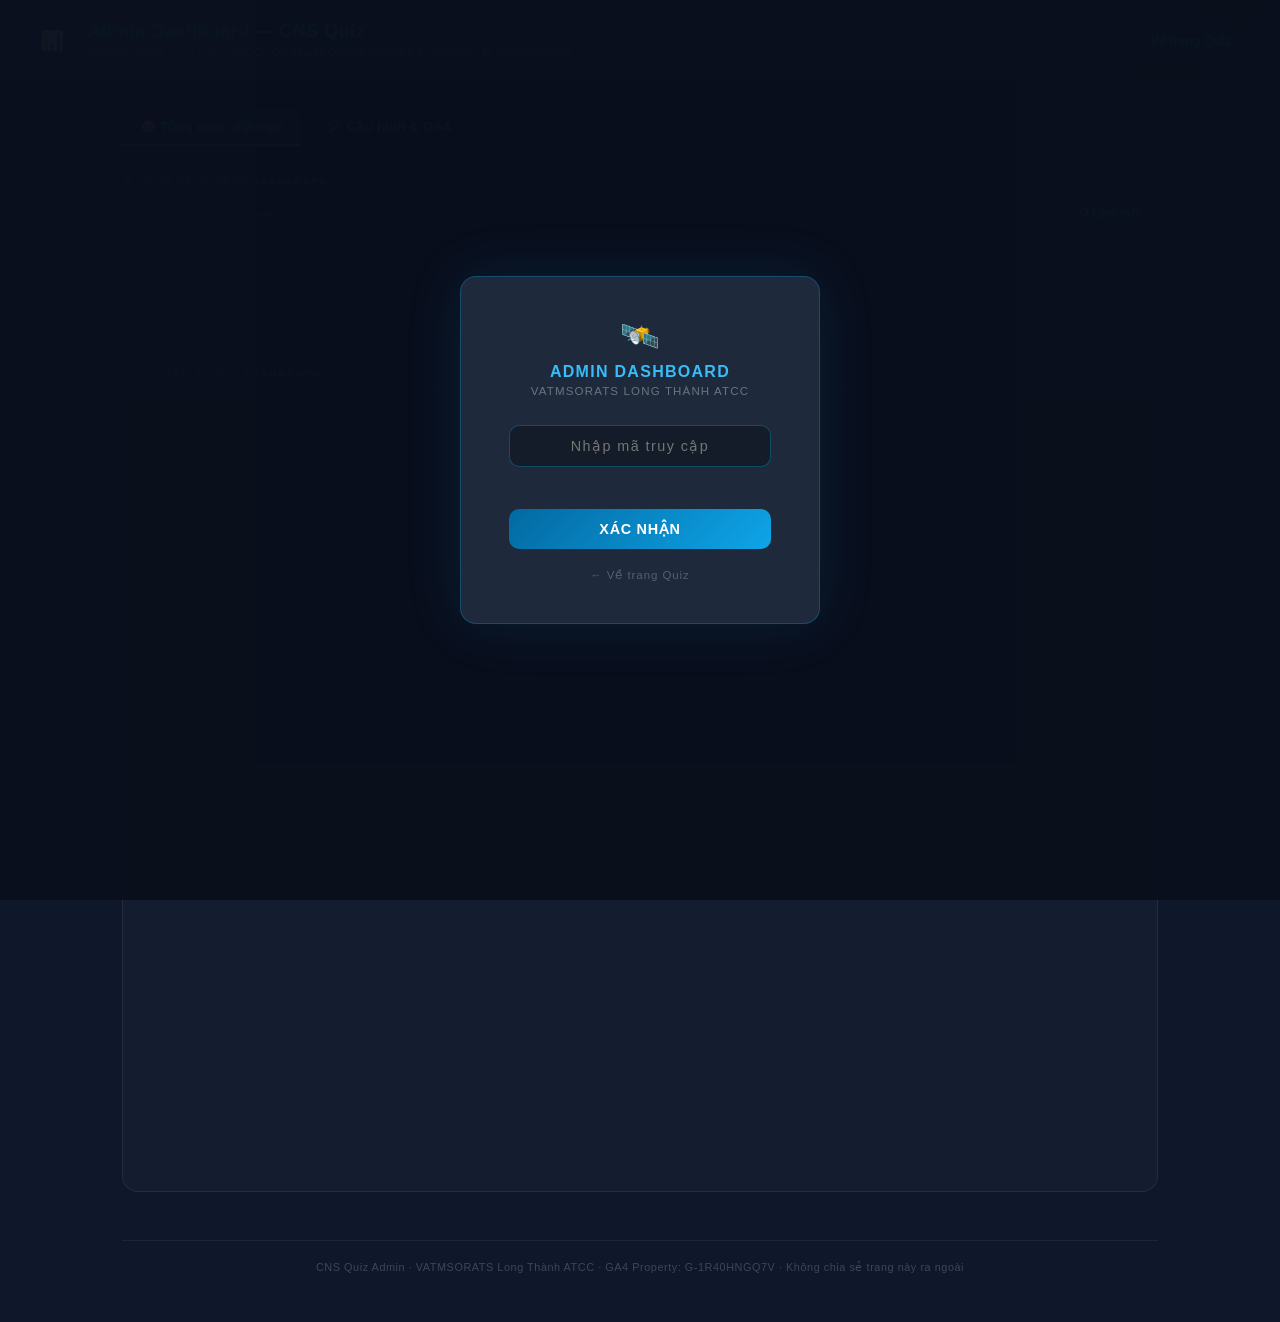
<file: admin.html>
<!DOCTYPE html>
<html lang="vi">
<head>
  <meta charset="UTF-8">
  <meta name="viewport" content="width=device-width, initial-scale=1.0">
  <title>📊 Admin Dashboard — CNS Quiz VATMSORATS</title>
  <link rel="icon" type="image/png" sizes="32x32" href="logo/favicon-32.png">
  <link rel="icon" type="image/png" sizes="16x16" href="logo/favicon-16.png">
  <link rel="apple-touch-icon" href="logo/apple-touch-icon.png">
  <!-- Admin Access Control -->
  <script>
  (function() {
    // [BẢO MẬT] Mật khẩu được hash SHA-256, không còn lưu plaintext trong source.
    // Lưu ý: site tĩnh không có backend xác thực riêng, đây là lớp che chắn cơ bản
    // chống xem qua loa View Source, KHÔNG phải bảo mật tuyệt đối.
    const PASS_HASH = '9b609c5197f6df1ca73770f01ada9c866b2c3335746c2cc9a5a9278d3417ec5e';
    const KEY  = 'admin_auth';
    async function sha256(text) {
      const buf  = await crypto.subtle.digest('SHA-256', new TextEncoder().encode(text));
      return Array.from(new Uint8Array(buf)).map(b => b.toString(16).padStart(2, '0')).join('');
    }
    // Đã xác thực trong session này → vào luôn
    if (sessionStorage.getItem(KEY) === 'ok') return;
    // Tạo overlay
    const overlay = document.createElement('div');
    overlay.id = 'auth-overlay';
    overlay.style.cssText = `
      position:fixed;inset:0;z-index:99999;
      background:rgba(10,15,28,0.97);
      display:flex;align-items:center;justify-content:center;
      font-family:'Segoe UI',sans-serif;
    `;
    overlay.innerHTML = `
      <div style="
        background:#1e293b;border:1px solid rgba(0,185,255,0.25);
        border-radius:16px;padding:40px 48px;text-align:center;
        max-width:360px;width:90%;box-shadow:0 0 60px rgba(0,185,255,0.1);
      ">
        <div style="font-size:2rem;margin-bottom:8px">🛰️</div>
        <div style="font-size:1rem;font-weight:700;color:#38bdf8;
          letter-spacing:.08em;margin-bottom:4px">
          ADMIN DASHBOARD
        </div>
        <div style="font-size:0.72rem;color:rgba(255,255,255,0.35);
          letter-spacing:.1em;text-transform:uppercase;margin-bottom:28px">
          VATMSORATS Long Thành ATCC
        </div>
        <input id="auth-input" type="password"
          placeholder="Nhập mã truy cập"
          style="
            width:100%;padding:12px 16px;border-radius:10px;
            border:1px solid rgba(0,185,255,0.3);
            background:rgba(0,0,0,0.3);color:#e2e8f0;
            font-size:0.9rem;outline:none;margin-bottom:12px;
            text-align:center;letter-spacing:.1em;
          "
        />
        <div id="auth-err" style="
          color:#f87171;font-size:0.75rem;
          min-height:18px;margin-bottom:12px;
        "></div>
        <button id="auth-btn" style="
          width:100%;padding:12px;border-radius:10px;
          background:linear-gradient(135deg,#0369a1,#0ea5e9);
          border:none;color:#fff;font-size:0.9rem;font-weight:600;
          cursor:pointer;letter-spacing:.05em;transition:opacity .2s;
        ">XÁC NHẬN</button>
        <div style="margin-top:16px">
          <a href="index.html" style="
            color:rgba(255,255,255,0.25);font-size:0.72rem;
            text-decoration:none;letter-spacing:.08em;
          ">← Về trang Quiz</a>
        </div>
      </div>
    `;
    document.documentElement.appendChild(overlay);
    async function check() {
      const val = document.getElementById('auth-input').value.trim();
      const valHash = await sha256(val);
      if (valHash === PASS_HASH) {
        sessionStorage.setItem(KEY, 'ok');
        overlay.remove();
      } else {
        const err = document.getElementById('auth-err');
        err.textContent = '❌ Mã không đúng — thử lại';
        document.getElementById('auth-input').value = '';
        document.getElementById('auth-input').focus();
        setTimeout(() => { err.textContent = ''; }, 3000);
      }
    }
    document.addEventListener('DOMContentLoaded', function() {
      document.getElementById('auth-btn').addEventListener('click', check);
      document.getElementById('auth-input').addEventListener('keydown', function(e) {
        if (e.key === 'Enter') check();
      });
      document.getElementById('auth-input').focus();
    });
  })();
  </script>
  <!-- Google Analytics 4 — G-1R40HNGQ7V -->
  <script async src="https://www.googletagmanager.com/gtag/js?id=G-1R40HNGQ7V"></script>
  <script>
    window.dataLayer = window.dataLayer || [];
    function gtag(){dataLayer.push(arguments);}
    gtag('js', new Date());
    gtag('config', 'G-1R40HNGQ7V', { page_title: 'CNS Quiz Admin Dashboard' });
  </script>
  <style>
    * { margin: 0; padding: 0; box-sizing: border-box; }
    body {
      font-family: 'Segoe UI', sans-serif;
      background: #0f172a;
      color: #e2e8f0;
      min-height: 100vh;
    }
    .header {
      background: linear-gradient(135deg, #1e3a5f, #0f172a);
      padding: 20px 32px;
      border-bottom: 1px solid rgba(0,185,255,0.2);
      display: flex;
      align-items: center;
      gap: 16px;
    }
    .header-icon {
      width: 40px; height: 40px;
      background: rgba(0,185,255,0.12);
      border: 1px solid rgba(0,185,255,0.3);
      border-radius: 10px;
      display: flex; align-items: center; justify-content: center;
      font-size: 1.2rem;
    }
    .header h1 { font-size: 1.1rem; font-weight: 700; color: #00b9ff; letter-spacing: 0.04em; }
    .header p  { font-size: 0.72rem; color: rgba(255,255,255,0.38); margin-top: 3px; }
    .back-btn {
      margin-left: auto;
      padding: 8px 16px;
      background: rgba(0,185,255,0.08);
      border: 1px solid rgba(0,185,255,0.25);
      border-radius: 8px;
      color: #00b9ff;
      text-decoration: none;
      font-size: 0.78rem;
      font-weight: 600;
      transition: background 0.2s;
    }
    .back-btn:hover { background: rgba(0,185,255,0.18); }

    .container { padding: 28px 32px; max-width: 1100px; margin: 0 auto; }

    .section-label {
      font-size: 0.62rem; font-weight: 700;
      color: rgba(255,255,255,0.3);
      letter-spacing: 0.14em; text-transform: uppercase;
      margin: 28px 0 12px;
    }

    /* ── Alert / notice ── */
    .alert {
      display: flex; gap: 14px; align-items: flex-start;
      border-radius: 12px; padding: 16px 20px; margin-bottom: 20px;
      font-size: 0.8rem; line-height: 1.65;
    }
    .alert-warn {
      background: rgba(245,158,11,0.08);
      border: 1px solid rgba(245,158,11,0.25);
      color: rgba(255,255,255,0.65);
    }
    .alert-warn .alert-icon { color: #f59e0b; font-size: 1.1rem; flex-shrink: 0; margin-top: 2px; }
    .alert-warn strong { color: #fbbf24; }

    .alert-info {
      background: rgba(0,185,255,0.06);
      border: 1px solid rgba(0,185,255,0.18);
      color: rgba(255,255,255,0.6);
    }
    .alert-info .alert-icon { color: #00b9ff; font-size: 1.1rem; flex-shrink: 0; margin-top: 2px; }
    .alert-info strong { color: #38bdf8; }
    .alert-info code {
      background: rgba(0,185,255,0.12); border-radius: 4px;
      padding: 1px 6px; font-size: 0.78rem; color: #7dd3fc;
    }

    /* ── Steps card ── */
    .steps-card {
      background: rgba(255,255,255,0.03);
      border: 1px solid rgba(255,255,255,0.07);
      border-radius: 14px;
      padding: 20px 24px;
      margin-bottom: 16px;
    }
    .steps-card h3 {
      font-size: 0.82rem; font-weight: 700; color: #00b9ff; margin-bottom: 14px;
      display: flex; align-items: center; gap: 8px;
    }
    .steps-card ol {
      padding-left: 18px;
      font-size: 0.78rem; color: rgba(255,255,255,0.55); line-height: 2.1;
    }
    .steps-card ol li strong { color: rgba(255,255,255,0.85); }
    .steps-card a { color: #38bdf8; text-underline-offset: 3px; }

    /* ── Events reference table ── */
    .events-grid {
      display: grid;
      grid-template-columns: repeat(auto-fill, minmax(300px, 1fr));
      gap: 12px;
      margin-bottom: 24px;
    }
    .event-card {
      background: rgba(255,255,255,0.03);
      border: 1px solid rgba(255,255,255,0.07);
      border-radius: 12px;
      padding: 16px 18px;
    }
    .event-card .event-name {
      font-family: monospace; font-size: 0.8rem; font-weight: 700;
      color: #a78bfa; margin-bottom: 6px;
    }
    .event-card .event-desc {
      font-size: 0.74rem; color: rgba(255,255,255,0.45); line-height: 1.6; margin-bottom: 10px;
    }
    .event-card .params { font-size: 0.68rem; color: rgba(255,255,255,0.3); line-height: 1.9; }
    .event-card .param-key { color: #7dd3fc; }
    .event-card .param-val { color: rgba(255,255,255,0.4); }

    /* ── Charts placeholder ── */
    .charts-grid {
      display: grid;
      grid-template-columns: repeat(auto-fill, minmax(260px, 1fr));
      gap: 14px; margin-bottom: 24px;
    }
    .chart-placeholder {
      background: rgba(255,255,255,0.025);
      border: 1px dashed rgba(255,255,255,0.1);
      border-radius: 12px;
      padding: 28px 16px;
      text-align: center;
    }
    .chart-placeholder .chart-icon { font-size: 1.8rem; margin-bottom: 8px; }
    .chart-placeholder .chart-name { font-size: 0.78rem; font-weight: 700; color: rgba(255,255,255,0.4); }
    .chart-placeholder .chart-desc { font-size: 0.66rem; color: rgba(255,255,255,0.22); margin-top: 4px; }

    /* ── Embed wrap ── */
    .embed-wrap {
      background: rgba(255,255,255,0.025);
      border: 1px solid rgba(255,255,255,0.07);
      border-radius: 16px;
      overflow: hidden;
    }
    .embed-placeholder {
      padding: 56px 32px; text-align: center;
      color: rgba(255,255,255,0.18); font-size: 0.82rem; line-height: 2;
    }
    .embed-placeholder span {
      display: block; font-size: 0.68rem;
      color: rgba(255,255,255,0.12); margin-top: 6px;
    }

    /* ── Team Readiness Dashboard ── */
    .readiness-topbar {
      display:flex; align-items:center; justify-content:space-between; margin-bottom:16px;
    }
    .readiness-meta { font-size:0.65rem; color:rgba(255,255,255,0.25); margin-top:3px; }
    .btn-refresh {
      padding:7px 16px; border-radius:8px;
      background:rgba(0,185,255,0.08); border:1px solid rgba(0,185,255,0.25);
      color:#00b9ff; font-size:0.75rem; font-weight:600;
      cursor:pointer; transition:background .2s;
    }
    .btn-refresh:hover { background:rgba(0,185,255,0.18); }
    .btn-refresh:disabled { opacity:0.4; cursor:not-allowed; }

    .stats-row {
      display:grid; grid-template-columns:repeat(3,1fr); gap:12px; margin-bottom:20px;
    }
    .stat-card {
      background:rgba(255,255,255,0.03); border:1px solid rgba(255,255,255,0.07);
      border-radius:12px; padding:16px 20px; text-align:center;
    }
    .stat-num  { font-size:2rem; font-weight:800; color:#00b9ff; line-height:1.1; }
    .stat-label{ font-size:0.65rem; color:rgba(255,255,255,0.32); margin-top:5px;
                 text-transform:uppercase; letter-spacing:.1em; }

    .module-grid {
      display:grid; grid-template-columns:repeat(auto-fill,minmax(190px,1fr));
      gap:12px; margin-bottom:24px;
    }
    .module-card {
      background:rgba(255,255,255,0.03); border:1px solid rgba(255,255,255,0.07);
      border-radius:12px; padding:14px 16px;
    }
    .module-name  { font-size:0.76rem; font-weight:700; color:rgba(255,255,255,0.8);
                    margin-bottom:10px; white-space:nowrap; overflow:hidden; text-overflow:ellipsis; }
    .mastery-bar  { height:5px; background:rgba(255,255,255,0.08); border-radius:3px;
                    overflow:hidden; margin-bottom:8px; }
    .mastery-fill { height:100%; border-radius:3px; transition:width .6s ease; }
    .mastery-num  { font-size:1.35rem; font-weight:800; line-height:1; }
    .mastery-sub  { font-size:0.63rem; color:rgba(255,255,255,0.3); margin-top:3px; }

    .wrong-table {
      width:100%; border-collapse:collapse; font-size:0.75rem; margin-bottom:24px;
    }
    .wrong-table th {
      text-align:left; padding:8px 12px; font-size:0.63rem;
      color:rgba(255,255,255,0.3); font-weight:600; text-transform:uppercase;
      letter-spacing:.1em; border-bottom:1px solid rgba(255,255,255,0.07);
    }
    .wrong-table td {
      padding:8px 12px; color:rgba(255,255,255,0.6);
      border-bottom:1px solid rgba(255,255,255,0.04);
    }
    .wrong-table tr:hover td { background:rgba(255,255,255,0.02); }
    .badge { display:inline-block; padding:2px 9px; border-radius:20px;
             font-size:0.7rem; font-weight:700; }
    .badge-red    { background:rgba(239,68,68,0.15);  color:#f87171; }
    .badge-amber  { background:rgba(245,158,11,0.15); color:#fbbf24; }
    .badge-green  { background:rgba(16,185,129,0.15); color:#34d399; }

    .empty-state {
      text-align:center; padding:40px 20px;
      color:rgba(255,255,255,0.2); font-size:0.82rem; line-height:2;
    }

    /* ── Footer ── */
    .footer {
      margin-top: 48px; padding: 20px 0;
      border-top: 1px solid rgba(255,255,255,0.06);
      font-size: 0.68rem; color: rgba(255,255,255,0.2);
      text-align: center; letter-spacing: 0.05em;
    }

    /* ── Tab toggle (Tổng quan / Cấu hình kỹ thuật) ── */
    .admin-tabs {
      display:flex; gap:8px; margin-bottom:24px;
      border-bottom:1px solid rgba(255,255,255,0.07); padding-bottom:0;
    }
    .admin-tab-btn {
      padding:10px 18px; border-radius:10px 10px 0 0; cursor:pointer;
      background:transparent; border:none; border-bottom:2px solid transparent;
      color:rgba(255,255,255,0.4); font-size:0.82rem; font-weight:700;
      letter-spacing:.02em; transition:all .15s; font-family:inherit;
    }
    .admin-tab-btn:hover { color:rgba(255,255,255,0.7); background:rgba(255,255,255,0.03); }
    .admin-tab-btn.active {
      color:#00b9ff; border-bottom-color:#00b9ff; background:rgba(0,185,255,0.06);
    }
  </style>
</head>
<body>

<!-- HEADER -->
<div class="header">
  <div class="header-icon">📊</div>
  <div>
    <h1>Admin Dashboard — CNS Quiz</h1>
    <p>VATMSORATS Long Thành ATCC · Dữ liệu từ Google Analytics 4 · Property: G-1R40HNGQ7V</p>
  </div>
  <a href="index.html" class="back-btn">← Về trang Quiz</a>
</div>

<div class="container">

  <!-- TAB TOGGLE -->
  <div class="admin-tabs">
    <button class="admin-tab-btn active" id="tabBtnOverview" onclick="switchAdminTab('overview')">🎯 Tổng quan đội ngũ</button>
    <button class="admin-tab-btn" id="tabBtnConfig" onclick="switchAdminTab('config')">🛠️ Cấu hình &amp; GA4</button>
  </div>

  <!-- ═══ TAB: CẤU HÌNH KỸ THUẬT (Events reference, gợi ý biểu đồ Looker) ═══ -->
  <div id="tabConfig" style="display:none">

  <!-- EVENTS REFERENCE -->
  <div class="section-label">📡 Custom Events đã tích hợp</div>

  <div class="events-grid">
    <div class="event-card">
      <div class="event-name">quiz_start</div>
      <div class="event-desc">Gửi khi user bấm "Vào làm bài" và bài thi bắt đầu. Dùng để đếm số lượt thi theo module.</div>
      <div class="params">
        <div><span class="param-key">module_id</span> <span class="param-val">— ID kỹ thuật (VHF, Radar...)</span></div>
        <div><span class="param-key">module_name</span> <span class="param-val">— Tên đầy đủ của module</span></div>
        <div><span class="param-key">vi_tri</span> <span class="param-val">— Long Thành / Tân Sơn Nhất</span></div>
        <div><span class="param-key">timestamp</span> <span class="param-val">— ISO 8601</span></div>
      </div>
    </div>

    <div class="event-card">
      <div class="event-name">quiz_complete</div>
      <div class="event-desc">Gửi khi nộp bài (bấm nút hoặc hết giờ). Dùng để phân tích điểm số và tỷ lệ đạt/không đạt.</div>
      <div class="params">
        <div><span class="param-key">module_id / module_name</span></div>
        <div><span class="param-key">score_percent</span> <span class="param-val">— 0–100</span></div>
        <div><span class="param-key">correct_answers</span> <span class="param-val">— Số câu đúng</span></div>
        <div><span class="param-key">total_questions</span> <span class="param-val">— Tổng số câu</span></div>
        <div><span class="param-key">result</span> <span class="param-val">— "pass" / "fail"</span></div>
        <div><span class="param-key">auto_submit</span> <span class="param-val">— true nếu hết giờ</span></div>
      </div>
    </div>

    <div class="event-card">
      <div class="event-name">quiz_abandon</div>
      <div class="event-desc">Gửi khi user đóng tab / rời trang trong khi đang thi. Dùng để tính tỷ lệ bỏ giữa chừng.</div>
      <div class="params">
        <div><span class="param-key">module_id / module_name</span></div>
        <div><span class="param-key">question_reached</span> <span class="param-val">— Câu đang làm (1-based)</span></div>
        <div><span class="param-key">questions_answered</span> <span class="param-val">— Số câu đã trả lời</span></div>
        <div><span class="param-key">time_remaining</span> <span class="param-val">— Giây còn lại</span></div>
      </div>
    </div>
  </div>

  <!-- BIỂU ĐỒ GỢI Ý -->
  <div class="section-label">📈 Biểu đồ gợi ý cho Looker Studio</div>

  <div class="charts-grid">
    <div class="chart-placeholder">
      <div class="chart-icon">👥</div>
      <div class="chart-name">Tổng người truy cập</div>
      <div class="chart-desc">Scorecard · Metric: Total Users</div>
    </div>
    <div class="chart-placeholder">
      <div class="chart-icon">🎯</div>
      <div class="chart-name">Lượt bắt đầu thi</div>
      <div class="chart-desc">Scorecard · Event: quiz_start · Count</div>
    </div>
    <div class="chart-placeholder">
      <div class="chart-icon">✅</div>
      <div class="chart-name">Lượt hoàn thành</div>
      <div class="chart-desc">Scorecard · Event: quiz_complete · Count</div>
    </div>
    <div class="chart-placeholder">
      <div class="chart-icon">📊</div>
      <div class="chart-name">Lượt thi theo module</div>
      <div class="chart-desc">Cột · Event: quiz_start · Dimension: module_name</div>
    </div>
    <div class="chart-placeholder">
      <div class="chart-icon">🏆</div>
      <div class="chart-name">Điểm TB theo module</div>
      <div class="chart-desc">Bảng · Event: quiz_complete · avg(score_percent)</div>
    </div>
    <div class="chart-placeholder">
      <div class="chart-icon">📉</div>
      <div class="chart-name">Tỷ lệ bỏ giữa chừng</div>
      <div class="chart-desc">Tính: quiz_abandon ÷ quiz_start × 100%</div>
    </div>
    <div class="chart-placeholder">
      <div class="chart-icon">📅</div>
      <div class="chart-name">Lượt truy cập theo ngày</div>
      <div class="chart-desc">Đường · Dimension: Date · Metric: Sessions</div>
    </div>
    <div class="chart-placeholder">
      <div class="chart-icon">🗺️</div>
      <div class="chart-name">Phân bổ Đạt / Không đạt</div>
      <div class="chart-desc">Tròn · Event: quiz_complete · Dimension: result</div>
    </div>
  </div>

  </div> <!-- /#tabConfig -->

  <!-- ═══ TAB: TỔNG QUAN (Team Readiness + Looker Studio embed) ═══ -->
  <div id="tabOverview">

  <!-- ═══════════════════════════════════════════════════
       TEAM READINESS DASHBOARD — dữ liệu từ Google Sheet
  ════════════════════════════════════════════════════ -->
  <div class="section-label">🎯 Team Readiness Dashboard</div>

  <div class="readiness-topbar">
    <div>
      <div id="rdMeta" class="readiness-meta">Đang tải dữ liệu từ Google Sheet…</div>
    </div>
    <button class="btn-refresh" id="btnRefresh" onclick="loadReadiness()">↺ Làm mới</button>
  </div>

  <!-- Loading state -->
  <div id="rdLoading" style="text-align:center;padding:40px 0;color:rgba(255,255,255,0.25);font-size:0.82rem;">
    ⏳ Đang kết nối Google Sheet…
  </div>

  <!-- Dashboard content (hidden until loaded) -->
  <div id="rdContent" style="display:none">

    <!-- Summary scorecards -->
    <div class="stats-row">
      <div class="stat-card">
        <div class="stat-num" id="rdTotal">—</div>
        <div class="stat-label">📝 Tổng lượt trả lời</div>
      </div>
      <div class="stat-card">
        <div class="stat-num" id="rdModules">—</div>
        <div class="stat-label">📚 Module theo dõi</div>
      </div>
      <div class="stat-card">
        <div class="stat-num" id="rdMastery">—</div>
        <div class="stat-label">🏆 Thành thạo TB</div>
      </div>
    </div>

    <!-- Module mastery cards -->
    <div style="font-size:0.7rem;color:rgba(255,255,255,0.3);margin-bottom:10px;letter-spacing:.05em;">
      MODULE · Sắp xếp theo % thành thạo thấp → cao
    </div>
    <div class="module-grid" id="rdModuleGrid"></div>

    <!-- Top wrong questions -->
    <div style="font-size:0.7rem;color:rgba(255,255,255,0.3);margin-bottom:10px;letter-spacing:.05em;">
      TOP CÂU SAI NHIỀU NHẤT · Tối thiểu 3 lượt trả lời
    </div>
    <table class="wrong-table">
      <thead>
        <tr>
          <th>#</th>
          <th>Question ID</th>
          <th>Module</th>
          <th>Lượt</th>
          <th>Sai</th>
          <th>% Sai</th>
        </tr>
      </thead>
      <tbody id="rdWrongBody"></tbody>
    </table>
  </div>

  <!-- Error state -->
  <div id="rdError" style="display:none" class="empty-state">
    ⚠️ Không kết nối được Google Sheet.<br>
    <span>Kiểm tra WEBHOOK_URL trong admin.html hoặc thử lại sau.</span>
  </div>

  <!-- EMBED LOOKER STUDIO -->
  <div class="section-label">🔗 Looker Studio Dashboard</div>

  <div class="embed-wrap">
    <iframe
      width="100%"
      height="800"
      src="https://datastudio.google.com/embed/reporting/55b16826-03f7-49b2-8b88-ed35470ecead/page/v1VzF"
      frameborder="0"
      style="border:0;display:block;width:100%;min-height:800px"
      allowfullscreen
      sandbox="allow-storage-access-by-user-activation allow-scripts allow-same-origin allow-popups allow-popups-to-escape-sandbox">
    </iframe>
  </div>

  </div> <!-- /#tabOverview -->

  <div class="footer">
    CNS Quiz Admin · VATMSORATS Long Thành ATCC · GA4 Property: G-1R40HNGQ7V · Không chia sẻ trang này ra ngoài
  </div>

</div>

<script>
// ── Tab toggle: Tổng quan đội ngũ / Cấu hình & GA4 ───────
function switchAdminTab(tab) {
  const ov = tab === 'overview';
  document.getElementById('tabOverview').style.display = ov ? 'block' : 'none';
  document.getElementById('tabConfig').style.display    = ov ? 'none' : 'block';
  document.getElementById('tabBtnOverview').classList.toggle('active', ov);
  document.getElementById('tabBtnConfig').classList.toggle('active', !ov);
}

// ── Team Readiness Dashboard ─────────────────────────────
const WEBHOOK_URL = 'https://script.google.com/macros/s/AKfycbyTHnhK8qMxpPUtaL8Ezvi3_iDcEVpb9vWFe6lV87IR5Tr68MPfjD9NruMJ77ylWQuUVg/exec';

function masteryColor(pct) {
  if (pct >= 80) return '#10b981';
  if (pct >= 60) return '#f59e0b';
  return '#ef4444';
}
function masteryBadgeClass(pct) {
  if (pct >= 80) return 'badge-green';
  if (pct >= 60) return 'badge-amber';
  return 'badge-red';
}

async function loadReadiness() {
  const btn = document.getElementById('btnRefresh');
  btn.disabled = true;
  btn.textContent = '⏳ Đang tải…';
  document.getElementById('rdLoading').style.display = 'block';
  document.getElementById('rdContent').style.display  = 'none';
  document.getElementById('rdError').style.display    = 'none';

  try {
    const res  = await fetch(WEBHOOK_URL + '?action=summary');
    const data = await res.json();

    if (data.status !== 'ok') throw new Error(data.message || 'Unknown error');

    renderReadiness(data);

    // Meta line
    const upd = data.updatedAt ? new Date(data.updatedAt).toLocaleString('vi-VN') : '—';
    document.getElementById('rdMeta').textContent = `Cập nhật lúc: ${upd} · ${data.totalRows} dòng log`;

    document.getElementById('rdLoading').style.display = 'none';
    document.getElementById('rdContent').style.display  = 'block';
  } catch(err) {
    document.getElementById('rdLoading').style.display = 'none';
    document.getElementById('rdError').style.display   = 'block';
    document.getElementById('rdMeta').textContent = '⚠ Lỗi: ' + err.message;
  } finally {
    btn.disabled = false;
    btn.textContent = '↺ Làm mới';
  }
}

function renderReadiness(data) {
  const modules  = data.modules  || [];
  const topWrong = data.topWrong || [];

  // ── Scorecards ──
  document.getElementById('rdTotal').textContent = data.totalRows || 0;
  document.getElementById('rdModules').textContent = modules.length;

  const avgMastery = modules.length
    ? Math.round(modules.reduce((s, m) => s + m.mastery, 0) / modules.length)
    : 0;
  const mastEl = document.getElementById('rdMastery');
  mastEl.textContent = avgMastery + '%';
  mastEl.style.color = masteryColor(avgMastery);

  // ── Module cards ──
  const grid = document.getElementById('rdModuleGrid');
  if (!modules.length) {
    grid.innerHTML = '<div class="empty-state" style="grid-column:1/-1">Chưa có dữ liệu module</div>';
  } else {
    grid.innerHTML = modules.map(m => {
      const clr = masteryColor(m.mastery);
      return `
        <div class="module-card">
          <div class="module-name" title="${m.module}">${m.module}</div>
          <div class="mastery-bar">
            <div class="mastery-fill" style="width:${m.mastery}%;background:${clr}"></div>
          </div>
          <div class="mastery-num" style="color:${clr}">${m.mastery}%</div>
          <div class="mastery-sub">${m.total - m.wrong} đúng / ${m.total} lượt</div>
        </div>`;
    }).join('');
  }

  // ── Top wrong questions ──
  const tbody = document.getElementById('rdWrongBody');
  if (!topWrong.length) {
    tbody.innerHTML = '<tr><td colspan="6" style="text-align:center;color:rgba(255,255,255,0.2);padding:24px">Chưa đủ dữ liệu (cần ≥ 3 lượt/câu)</td></tr>';
  } else {
    tbody.innerHTML = topWrong.map((q, i) => `
      <tr>
        <td style="color:rgba(255,255,255,0.3)">${i + 1}</td>
        <td style="font-family:monospace;color:#7dd3fc">#${q.qid}</td>
        <td>${q.mod}</td>
        <td>${q.total}</td>
        <td>${q.wrong}</td>
        <td><span class="badge ${masteryBadgeClass(100 - q.pct)}">${q.pct}%</span></td>
      </tr>`).join('');
  }
}

// Auto-load sau khi auth overlay biến mất
document.addEventListener('DOMContentLoaded', function() {
  // Đợi auth xong (auth overlay tự xóa khi đúng pass)
  const observer = new MutationObserver(function(mutations) {
    mutations.forEach(function(m) {
      m.removedNodes.forEach(function(n) {
        if (n.id === 'auth-overlay') { loadReadiness(); observer.disconnect(); }
      });
    });
  });
  observer.observe(document.documentElement, { childList: true });

  // Nếu đã auth sẵn (sessionStorage), load thẳng
  if (sessionStorage.getItem('admin_auth') === 'ok') {
    loadReadiness();
    observer.disconnect();
  }
});
</script>
</body>
</html>
</file>
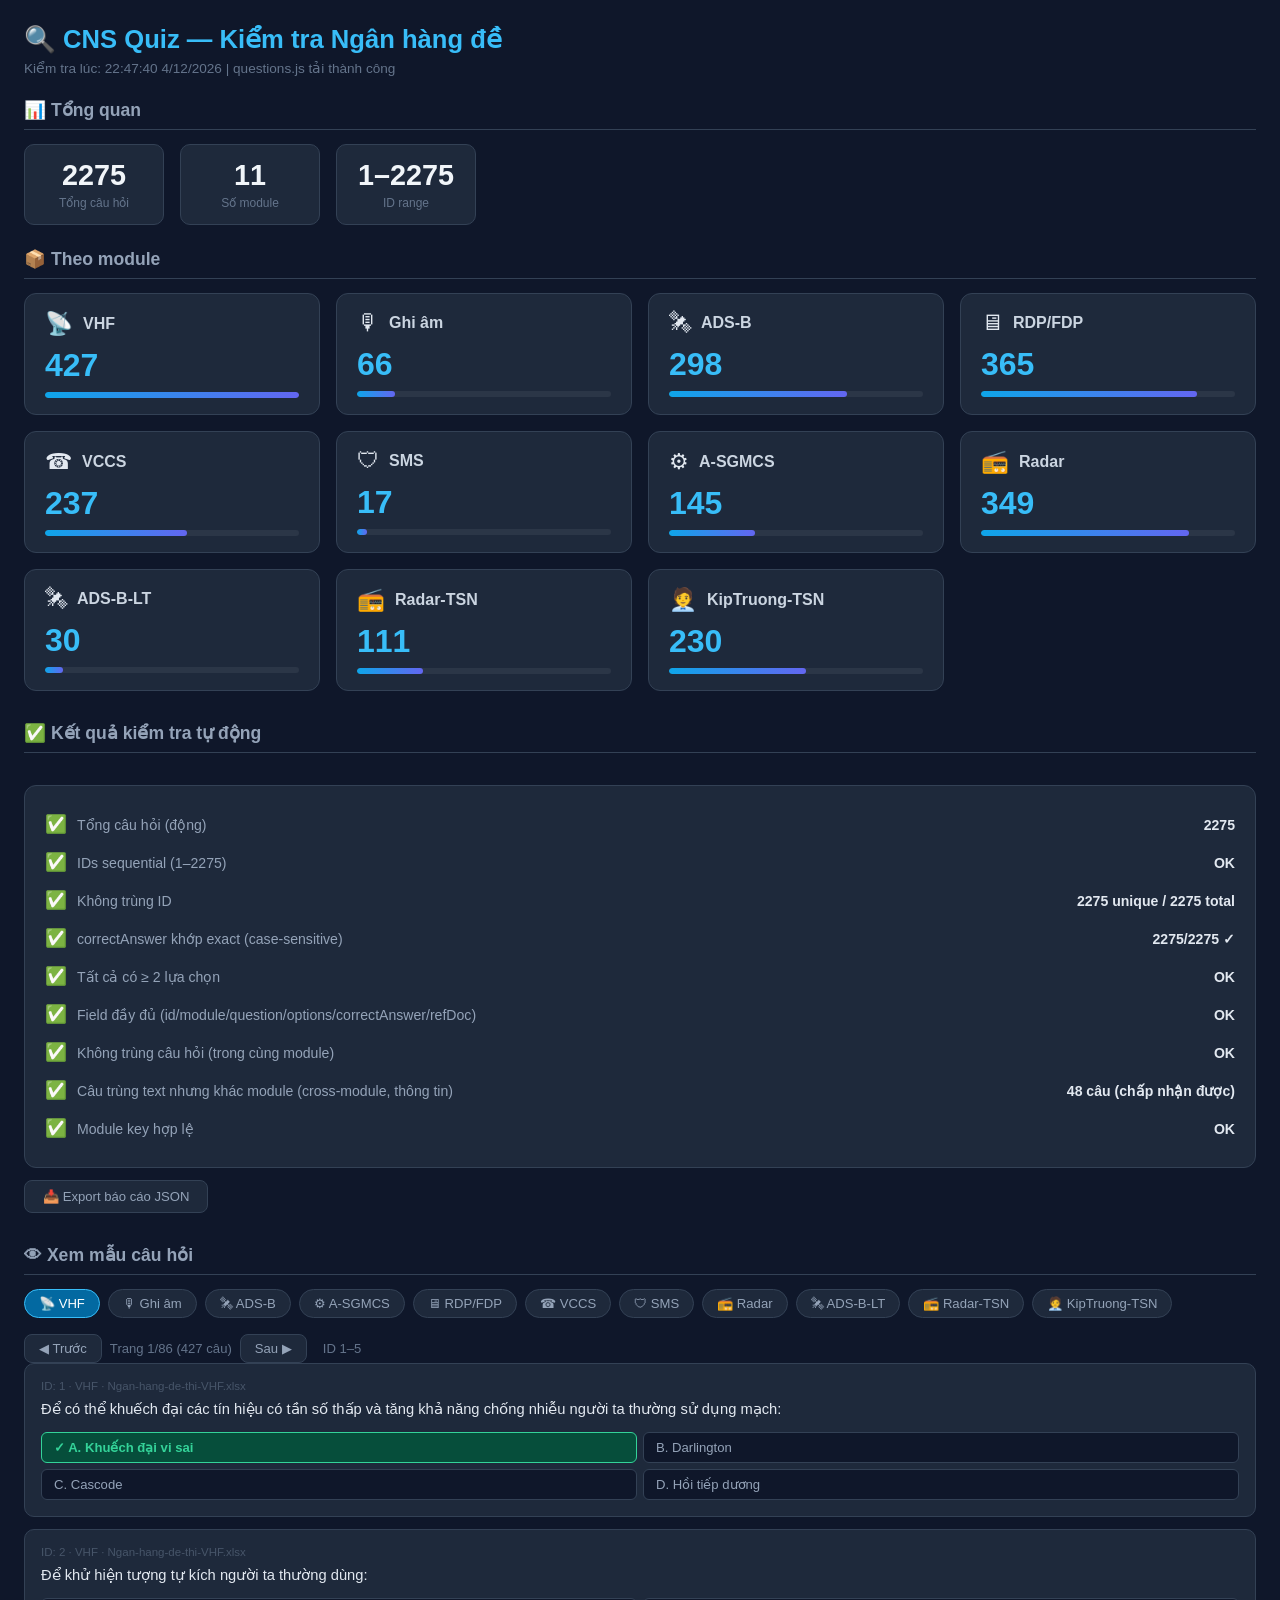
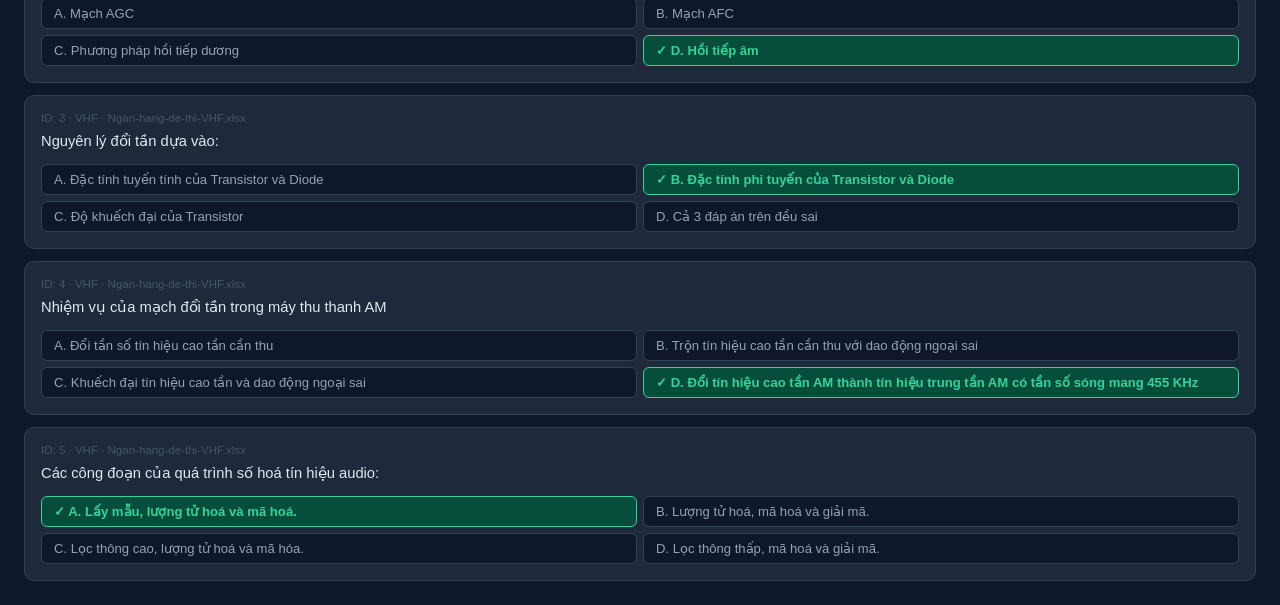
<file: check.html>
<!DOCTYPE html>
<html lang="vi">
<head>
  <meta charset="UTF-8">
  <meta name="viewport" content="width=device-width, initial-scale=1.0">
  <title>🔍 CNS Quiz — Kiểm tra Ngân hàng đề</title>
  <link rel="icon" type="image/png" sizes="32x32" href="logo/favicon-32.png">
  <link rel="icon" type="image/png" sizes="16x16" href="logo/favicon-16.png">
  <link rel="apple-touch-icon" href="logo/apple-touch-icon.png">
  <script src="js/questions.js?v=2.0"></script>
  <style>
    * { box-sizing: border-box; margin: 0; padding: 0; }
    body {
      font-family: 'Segoe UI', sans-serif;
      background: #0f172a;
      color: #e2e8f0;
      padding: 24px;
      min-height: 100vh;
    }
    h1 {
      font-size: 1.6rem;
      color: #38bdf8;
      margin-bottom: 6px;
    }
    .sub { color: #64748b; font-size: 0.85rem; margin-bottom: 24px; }
    .grid {
      display: grid;
      grid-template-columns: repeat(auto-fill, minmax(260px, 1fr));
      gap: 16px;
      margin-bottom: 32px;
    }
    .card {
      background: #1e293b;
      border: 1px solid #334155;
      border-radius: 12px;
      padding: 16px 20px;
    }
    .card-header {
      display: flex;
      align-items: center;
      gap: 10px;
      margin-bottom: 10px;
    }
    .card-icon { font-size: 1.4rem; }
    .card-title { font-size: 1rem; font-weight: 600; color: #cbd5e1; }
    .card-count {
      font-size: 2rem;
      font-weight: 700;
      color: #38bdf8;
      margin-bottom: 4px;
    }
    .card-change {
      font-size: 0.78rem;
      padding: 2px 8px;
      border-radius: 20px;
      display: inline-block;
    }
    .change-new { background: #064e3b; color: #34d399; }
    .change-append { background: #1e3a5f; color: #60a5fa; }
    .change-keep { background: #1e293b; color: #64748b; border: 1px solid #334155; }

    .section-title {
      font-size: 1.1rem;
      font-weight: 600;
      color: #94a3b8;
      margin-bottom: 14px;
      padding-bottom: 8px;
      border-bottom: 1px solid #334155;
    }
    .stats-row {
      display: flex;
      gap: 16px;
      margin-bottom: 24px;
      flex-wrap: wrap;
    }
    .stat-box {
      background: #1e293b;
      border: 1px solid #334155;
      border-radius: 10px;
      padding: 14px 20px;
      text-align: center;
      min-width: 140px;
    }
    .stat-value { font-size: 1.8rem; font-weight: 700; color: #f1f5f9; }
    .stat-label { font-size: 0.75rem; color: #64748b; margin-top: 4px; }

    .sample-section { margin-top: 32px; }
    .sample-picker {
      display: flex;
      gap: 8px;
      flex-wrap: wrap;
      margin-bottom: 16px;
    }
    .mod-btn {
      padding: 6px 14px;
      border-radius: 20px;
      border: 1px solid #334155;
      background: #1e293b;
      color: #94a3b8;
      cursor: pointer;
      font-size: 0.82rem;
      transition: all 0.2s;
    }
    .mod-btn:hover, .mod-btn.active {
      background: #0369a1;
      border-color: #38bdf8;
      color: #fff;
    }

    .q-list { display: flex; flex-direction: column; gap: 12px; }
    .q-card {
      background: #1e293b;
      border: 1px solid #334155;
      border-radius: 10px;
      padding: 16px;
    }
    .q-num { font-size: 0.72rem; color: #475569; margin-bottom: 6px; }
    .q-text { font-size: 0.92rem; color: #e2e8f0; margin-bottom: 12px; line-height: 1.5; }
    .q-opts { display: grid; grid-template-columns: 1fr 1fr; gap: 6px; }
    .q-opt {
      padding: 7px 12px;
      border-radius: 6px;
      font-size: 0.82rem;
      background: #0f172a;
      border: 1px solid #334155;
      color: #94a3b8;
    }
    .q-opt.correct {
      background: #064e3b;
      border-color: #34d399;
      color: #34d399;
      font-weight: 600;
    }
    .q-opt.correct::before { content: "✓ "; }

    .check-section {
      margin-top: 32px;
      background: #1e293b;
      border: 1px solid #334155;
      border-radius: 12px;
      padding: 20px;
    }
    .check-row {
      display: flex;
      align-items: center;
      gap: 10px;
      padding: 8px 0;
      border-bottom: 1px solid #1e293b;
      font-size: 0.88rem;
    }
    .check-row:last-child { border: none; }
    .check-ok { color: #34d399; font-size: 1.1rem; }
    .check-fail { color: #f87171; font-size: 1.1rem; }
    .check-label { color: #94a3b8; flex: 1; }
    .check-value { color: #e2e8f0; font-weight: 600; }

    .pagination {
      display: flex; gap: 8px; align-items: center;
      margin-top: 16px; flex-wrap: wrap;
    }
    .pg-btn {
      padding: 6px 14px; border-radius: 8px;
      border: 1px solid #334155; background: #1e293b;
      color: #94a3b8; cursor: pointer; font-size: 0.82rem;
    }
    .pg-btn:hover { background: #334155; color: #e2e8f0; }
    .pg-info { color: #64748b; font-size: 0.82rem; }
  </style>
</head>
<body>
  <h1>🔍 CNS Quiz — Kiểm tra Ngân hàng đề</h1>
  <p class="sub" id="timestamp">Đang tải dữ liệu...</p>

  <!-- TỔNG QUAN -->
  <div class="section-title">📊 Tổng quan</div>
  <div class="stats-row" id="stats-row"></div>

  <!-- THEO MODULE -->
  <div class="section-title">📦 Theo module</div>
  <div class="grid" id="module-grid"></div>

  <!-- VALIDATION -->
  <div class="section-title">✅ Kết quả kiểm tra tự động</div>
  <div class="check-section" id="check-section"></div>

  <!-- XEM MẪU -->
  <div class="sample-section">
    <div class="section-title">👁 Xem mẫu câu hỏi</div>
    <div class="sample-picker" id="mod-picker"></div>
    <div class="pagination" id="pagination"></div>
    <div class="q-list" id="q-list"></div>
  </div>

<script>
// ── Data ─────────────────────────────────────────────────────────────────────
const MOD_ICONS = {
  'VHF':'📡','Ghi âm':'🎙','ADS-B':'🛰','RDP/FDP':'🖥',
  'VCCS':'☎','SMS':'🛡','A-SGMCS':'⚙','Radar':'📻',
  'ADS-B-LT':'🛰','Radar-TSN':'📻','KipTruong-TSN':'🧑‍💼'
};
const MODULE_ORDER = ['VHF','Ghi âm','ADS-B','RDP/FDP','VCCS','SMS','A-SGMCS','Radar','ADS-B-LT','Radar-TSN','KipTruong-TSN'];

// ── Build stats ───────────────────────────────────────────────────────────────
function buildStats() {
  const counts = {};
  questionBank.forEach(q => counts[q.module] = (counts[q.module]||0) + 1);
  const total = questionBank.length;
  const ids = questionBank.map(q=>q.id);
  const idMin = Math.min(...ids), idMax = Math.max(...ids);
  const maxCount = Math.max(...Object.values(counts));

  document.getElementById('timestamp').textContent =
    `Kiểm tra lúc: ${new Date().toLocaleString('vi-VN')} | questions.js tải thành công`;

  document.getElementById('stats-row').innerHTML = [
    { value: total, label: 'Tổng câu hỏi' },
    { value: Object.keys(counts).length, label: 'Số module' },
    { value: `${idMin}–${idMax}`, label: 'ID range' },
  ].map(s => `<div class="stat-box"><div class="stat-value">${s.value}</div><div class="stat-label">${s.label}</div></div>`).join('');

  document.getElementById('module-grid').innerHTML = MODULE_ORDER.map(mod => {
    const cnt = counts[mod] || 0;
    const pct = Math.round(cnt / maxCount * 100);
    return `
      <div class="card">
        <div class="card-header">
          <span class="card-icon">${MOD_ICONS[mod]||'❓'}</span>
          <span class="card-title">${mod}</span>
        </div>
        <div class="card-count">${cnt}</div>
        <div style="background:rgba(255,255,255,0.06);border-radius:4px;height:6px;margin-top:8px;overflow:hidden;">
          <div style="width:${pct}%;height:100%;background:linear-gradient(90deg,#0ea5e9,#6366f1);border-radius:4px;"></div>
        </div>
      </div>`;
  }).join('');

  return counts;
}

// ── Validation ────────────────────────────────────────────────────────────────
function runValidation(counts) {
  const checks = [];
  const total = questionBank.length;
  const ids = questionBank.map(q=>q.id).sort((a,b)=>a-b);

  // 1. Total > 0
  checks.push({ ok: total > 0, label: `Tổng câu hỏi (động)`, value: total });

  // 2. IDs sequential
  const sequential = ids.every((id,i) => id === i+1);
  checks.push({ ok: sequential, label: `IDs sequential (1–${total})`, value: sequential ? 'OK' : 'CÓ GAP' });

  // 3. No duplicate IDs
  const uniq = new Set(ids);
  checks.push({ ok: uniq.size === ids.length, label: 'Không trùng ID', value: `${uniq.size} unique / ${ids.length} total` });

  // 4. correctAnswer exact match in options (case-sensitive)
  const badCA = questionBank.filter(q => !q.options || !q.options.includes(q.correctAnswer));
  checks.push({ ok: badCA.length === 0, label: 'correctAnswer khớp exact (case-sensitive)', value: badCA.length === 0 ? `${total}/${total} ✓` : `❌ ${badCA.length} câu lỗi` });
  if (badCA.length > 0) {
    window._badCA = badCA;
    checks[checks.length-1].detail = badCA.slice(0,3).map(q=>`ID${q.id}: ${q.correctAnswer?.substring(0,40)}`).join('; ');
  }

  // 5. Options >= 2
  const bad2 = questionBank.filter(q => !q.options || q.options.length < 2);
  checks.push({ ok: bad2.length === 0, label: 'Tất cả có ≥ 2 lựa chọn', value: bad2.length === 0 ? 'OK' : `${bad2.length} câu thiếu` });

  // 6. Fields đầy đủ
  const reqFields = ['id','module','moduleName','question','options','correctAnswer','refDoc'];
  const missingF = questionBank.filter(q => reqFields.some(f => q[f]===undefined||q[f]===null||q[f]===''));
  checks.push({ ok: missingF.length === 0, label: 'Field đầy đủ (id/module/question/options/correctAnswer/refDoc)', value: missingF.length === 0 ? 'OK' : `${missingF.length} câu thiếu field` });

  // 7. Câu trùng CÙNG module
  const modTexts = {};
  let dupSameModule = 0;
  questionBank.forEach(q => {
    const k = q.module + '|||' + q.question.trim();
    if (modTexts[k]) dupSameModule++;
    else modTexts[k] = q.id;
  });
  checks.push({ ok: dupSameModule === 0, label: 'Không trùng câu hỏi (trong cùng module)', value: dupSameModule === 0 ? 'OK' : `${dupSameModule} câu trùng nội bộ module` });

  // 8. Câu trùng cross-module (thông tin, không fail)
  const allTexts = {};
  let dupCross = 0;
  questionBank.forEach(q => {
    const k = q.question.trim();
    if (allTexts[k] && allTexts[k] !== q.module) dupCross++;
    else if (!allTexts[k]) allTexts[k] = q.module;
  });
  checks.push({ ok: true, label: 'Câu trùng text nhưng khác module (cross-module, thông tin)', value: `${dupCross} câu (chấp nhận được)` });

  // 9. Module keys hợp lệ
  const VALID = new Set(['VHF','Radar','SMS','ADS-B-LT','Ghi âm','ADS-B','RDP/FDP','VCCS','Radar-TSN','KipTruong-TSN','A-SGMCS']);
  const badMod = questionBank.filter(q => !VALID.has(q.module));
  checks.push({ ok: badMod.length === 0, label: 'Module key hợp lệ', value: badMod.length === 0 ? 'OK' : `${badMod.length} câu sai module: ${[...new Set(badMod.map(q=>q.module))].join(',')}` });

  document.getElementById('check-section').innerHTML = checks.map(c =>
    `<div class="check-row">
      <span class="${c.ok ? 'check-ok' : 'check-fail'}">${c.ok ? '✅' : '❌'}</span>
      <span class="check-label">${c.label}</span>
      <span class="check-value">${c.value}${c.detail ? '<br><small style="color:#f87171">'+c.detail+'</small>' : ''}</span>
    </div>`
  ).join('');

  // Export JSON button
  document.getElementById('check-section').insertAdjacentHTML('afterend',
    `<div style="margin-top:12px;">
      <button onclick="exportReport()" style="padding:8px 18px;border-radius:8px;border:1px solid #334155;background:#1e293b;color:#94a3b8;cursor:pointer;font-size:0.82rem;">
        📥 Export báo cáo JSON
      </button>
    </div>`
  );

  window._reportData = { timestamp: new Date().toISOString(), total, counts, checks };
}

function exportReport() {
  const data = window._reportData || {};
  const blob = new Blob([JSON.stringify(data, null, 2)], {type:'application/json'});
  const a = document.createElement('a');
  a.href = URL.createObjectURL(blob);
  a.download = `cns-quiz-audit-${new Date().toISOString().slice(0,10)}.json`;
  a.click();
}

// ── Sample viewer ─────────────────────────────────────────────────────────────
let currentMod = 'VHF', currentPage = 0;
const PAGE_SIZE = 5;
function getModuleQuestions(mod) { return questionBank.filter(q => q.module === mod); }
function renderSamples() {
  const qs = getModuleQuestions(currentMod);
  const totalPages = Math.ceil(qs.length / PAGE_SIZE);
  const pageQs = qs.slice(currentPage * PAGE_SIZE, (currentPage+1)*PAGE_SIZE);
  document.getElementById('pagination').innerHTML = `
    <button class="pg-btn" onclick="changePage(-1)" ${currentPage===0?'disabled':''}>◀ Trước</button>
    <span class="pg-info">Trang ${currentPage+1}/${totalPages} (${qs.length} câu)</span>
    <button class="pg-btn" onclick="changePage(1)" ${currentPage===totalPages-1?'disabled':''}>Sau ▶</button>
    <span class="pg-info" style="margin-left:8px">ID ${pageQs[0]?.id}–${pageQs[pageQs.length-1]?.id}</span>`;
  document.getElementById('q-list').innerHTML = pageQs.map(q => `
    <div class="q-card">
      <div class="q-num">ID: ${q.id} · ${q.module} · ${q.refDoc}</div>
      <div class="q-text">${q.question}</div>
      <div class="q-opts">
        ${q.options.map(opt => `<div class="q-opt ${opt===q.correctAnswer?'correct':''}">${opt}</div>`).join('')}
      </div>
    </div>`).join('');
}
function changePage(dir) {
  const total = Math.ceil(getModuleQuestions(currentMod).length / PAGE_SIZE);
  currentPage = Math.max(0, Math.min(total-1, currentPage+dir));
  renderSamples();
}
function selectMod(mod) {
  currentMod = mod; currentPage = 0;
  document.querySelectorAll('.mod-btn').forEach(b => b.classList.toggle('active', b.dataset.mod === mod));
  renderSamples();
}
function buildPicker() {
  const mods = [...new Set(questionBank.map(q=>q.module))];
  document.getElementById('mod-picker').innerHTML = mods.map(m =>
    `<button class="mod-btn${m===currentMod?' active':''}" data-mod="${m}" onclick="selectMod('${m}')">${MOD_ICONS[m]||''} ${m}</button>`
  ).join('');
}

// ── Init ──────────────────────────────────────────────────────────────────────
window.addEventListener('load', () => {
  if (typeof questionBank === 'undefined') {
    document.body.innerHTML = '<div style="color:#f87171;padding:40px;font-size:1.2rem">❌ Không load được questions.js</div>';
    return;
  }
  const counts = buildStats();
  runValidation(counts);
  buildPicker();
  renderSamples();
});
</script>
</body>
</html>
</file>
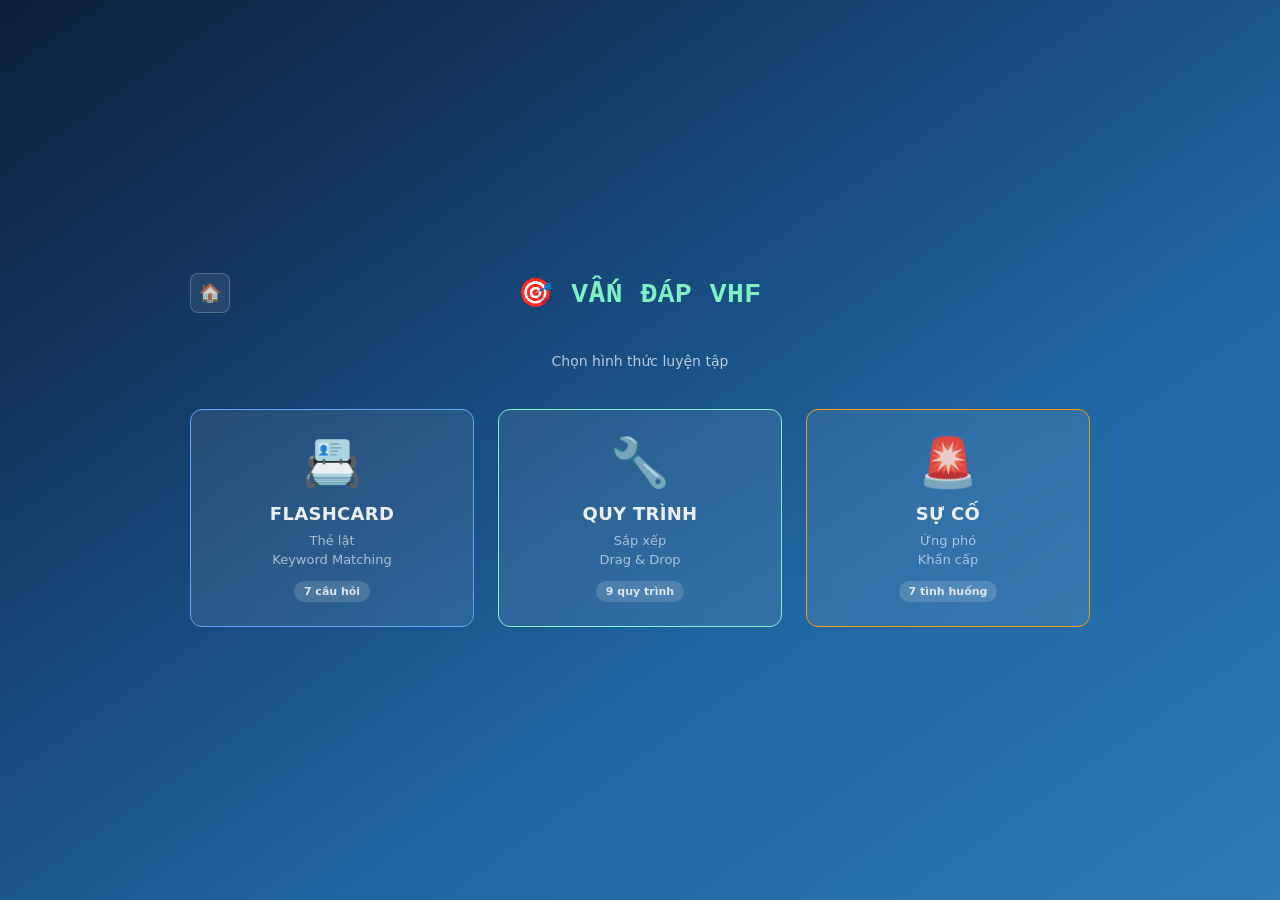
<file: vandap.html>
<!DOCTYPE html>
<html lang="vi">
<head>
  <meta charset="UTF-8">
  <meta name="viewport" content="width=device-width, initial-scale=1.0, maximum-scale=1.0, user-scalable=no">
  <meta name="theme-color" content="#0b1f3a">
  <title>🎯 Vấn Đáp VHF — CNS Quiz VATMSORATS</title>
  <link rel="icon" type="image/png" sizes="32x32" href="logo/favicon-32.png">
  <link rel="icon" type="image/png" sizes="16x16" href="logo/favicon-16.png">
  <link rel="apple-touch-icon" href="logo/apple-touch-icon.png">
  <link rel="stylesheet" href="css/style.css">
  <link rel="stylesheet" href="css/vandap.css">
</head>
<body>
  <div id="vdApp">

    <!-- ═══════════════════════════════════════════════════ -->
    <!-- SCREEN 1 — MENU CHÍNH (3 Loại hình luyện tập)      -->
    <!-- ═══════════════════════════════════════════════════ -->
    <section id="vdMenu" class="vd-screen active">
      <div class="vd-container">
        <div class="vd-header">
          <button class="vd-header-btn" id="btnMenuHome" onclick="goHome()" title="Về trang chủ">
            🏠
          </button>
          <div class="vd-header-title">🎯 VẤN ĐÁP VHF</div>
          <div style="width: 40px;"></div>
        </div>

        <div style="text-align: center; color: rgba(255,255,255,0.7); font-size: 14px; margin-bottom: 30px;">
          Chọn hình thức luyện tập
        </div>

        <div class="vd-menu-grid">
          <!-- Flashcard Mode -->
          <div class="vd-menu-card flashcard" onclick="startMode('flashcard')">
            <div class="vd-menu-icon">📇</div>
            <div class="vd-menu-title">FLASHCARD</div>
            <div class="vd-menu-subtitle">Thẻ lật<br>Keyword Matching</div>
            <div class="vd-menu-badge" id="flashcardCount">0 câu hỏi</div>
          </div>

          <!-- Procedure Mode -->
          <div class="vd-menu-card procedure" onclick="startMode('procedure')">
            <div class="vd-menu-icon">🔧</div>
            <div class="vd-menu-title">QUY TRÌNH</div>
            <div class="vd-menu-subtitle">Sắp xếp<br>Drag & Drop</div>
            <div class="vd-menu-badge" id="procedureCount">0 quy trình</div>
          </div>

          <!-- Incident Mode -->
          <div class="vd-menu-card incident" onclick="startMode('incident')">
            <div class="vd-menu-icon">🚨</div>
            <div class="vd-menu-title">SỰ CỐ</div>
            <div class="vd-menu-subtitle">Ứng phó<br>Khẩn cấp</div>
            <div class="vd-menu-badge" id="incidentCount">0 tình huống</div>
          </div>
        </div>
      </div>
    </section>

    <!-- ═══════════════════════════════════════════════════ -->
    <!-- SCREEN 2 — DANH SÁCH QUY TRÌNH / SỰ CỐ              -->
    <!-- ═══════════════════════════════════════════════════ -->
    <section id="vdList" class="vd-screen hidden">
      <div class="vd-container">
        <div class="vd-header">
          <button class="vd-header-btn" id="btnListBack" onclick="goMenu()">
            ← Menu
          </button>
          <div class="vd-header-title" id="listTitle">Danh Sách</div>
          <div style="width: 40px;"></div>
        </div>

        <div id="vdListContent" class="vd-list-container">
          <!-- Rendered by JS -->
        </div>
      </div>
    </section>

    <!-- ═══════════════════════════════════════════════════ -->
    <!-- SCREEN 3 — EXAM (Drag & Drop)                      -->
    <!-- ═══════════════════════════════════════════════════ -->
    <section id="vdExam" class="vd-screen hidden">
      <div class="vd-container">
        <div class="vd-header">
          <button class="vd-header-btn" id="btnExamBack" onclick="goList()">
            ← Quay lại
          </button>
          <div style="flex: 1;"></div>
          <button class="vd-header-btn" id="btnExamReset" onclick="retryItem()" title="Làm lại">
            ↺
          </button>
        </div>

        <div class="vd-exam-header">
          <div class="vd-exam-title" id="examTitle">Quy trình</div>
          <div class="vd-exam-subtitle" id="examSubtitle">0/0 bước</div>
          <div class="vd-progress-bar">
            <div class="vd-progress-fill" id="progressFill"></div>
          </div>
        </div>

        <div class="vd-safety-banner" id="safetyBanner">
          ⚠️ <strong>CẢNH BÁO AN TOÀN:</strong> <span id="safetyText"></span>
        </div>

        <div class="vd-exam-body">
          <!-- Step Pool (Bước xáo trộn) -->
          <div>
            <div style="font-size: 12px; color: rgba(255,255,255,0.6); margin-bottom: 8px; text-transform: uppercase; letter-spacing: 0.3px;">
              📦 Các bước
            </div>
            <div class="vd-step-pool" id="vdStepPool" ondrop="onDrop(event)" ondragover="onDragOver(event)" ondragleave="onDragLeave(event)">
              <!-- Rendered by JS -->
            </div>
          </div>

          <!-- Drop Slots (Ô thả) -->
          <div>
            <div style="font-size: 12px; color: rgba(255,255,255,0.6); margin-bottom: 8px; text-transform: uppercase; letter-spacing: 0.3px;">
              📍 Thứ tự đúng
            </div>
            <div class="vd-drop-zones" id="vdDropZones">
              <!-- Rendered by JS -->
            </div>
          </div>
        </div>

        <div class="vd-button-group">
          <button class="vd-btn primary" id="btnCheck" onclick="checkOrder()">
            ✓ Kiểm tra
          </button>
          <button class="vd-btn" id="btnRetry" onclick="retryItem()" style="display: none;">
            ↺ Làm lại
          </button>
          <button class="vd-btn" id="btnNext" onclick="nextItem()" style="display: none;">
            Tiếp theo →
          </button>
        </div>
      </div>
    </section>

    <!-- ═══════════════════════════════════════════════════ -->
    <!-- SCREEN 4 — RESULT (Kết quả)                         -->
    <!-- ═══════════════════════════════════════════════════ -->
    <section id="vdResult" class="vd-screen hidden">
      <div class="vd-container">
        <div class="vd-header">
          <button class="vd-header-btn" id="btnResultBack" onclick="goList()">
            ← Danh sách
          </button>
          <div style="flex: 1;"></div>
          <div style="width: 40px;"></div>
        </div>

        <div class="vd-result-header">
          <div class="vd-score-display" id="scoreDisplay">0%</div>
          <div class="vd-score-label" id="scoreLabel">0/0 bước đúng</div>
          <div class="vd-result-bar">
            <div class="vd-result-bar-fill" id="resultBarFill"></div>
          </div>
        </div>

        <div class="vd-correct-order" id="correctOrderContainer">
          <div class="vd-correct-order-title">✓ Thứ tự đúng</div>
          <div id="correctOrderList">
            <!-- Rendered by JS -->
          </div>
        </div>

        <div class="vd-rating-section">
          <div class="vd-rating-label">Đánh giá bản thân</div>
          <div class="vd-rating-buttons">
            <button class="vd-rating-btn" onclick="onRatingClick('unknown')">😰 Chưa thuộc</button>
            <button class="vd-rating-btn" onclick="onRatingClick('partial')">🤔 Một phần</button>
            <button class="vd-rating-btn" onclick="onRatingClick('mastered')">✅ Thuần thục</button>
          </div>
        </div>

        <div class="vd-button-group">
          <button class="vd-btn" onclick="goList()">← Danh sách</button>
          <button class="vd-btn" onclick="retryItem()">↺ Làm lại</button>
          <button class="vd-btn" id="btnNextItem" onclick="nextItem()" style="display: none;">→ Tiếp theo</button>
        </div>
      </div>
    </section>

    <!-- ═══════════════════════════════════════════════════ -->
    <!-- SCREEN 5 — FLASHCARD (Keyword Matching)             -->
    <!-- ═══════════════════════════════════════════════════ -->
    <section id="vdFlash" class="vd-screen hidden">
      <div class="vd-container">
        <div class="vd-header">
          <button class="vd-header-btn" id="btnFlashBack" onclick="goList()">
            ← Quay lại
          </button>
          <div style="flex: 1;"></div>
          <button class="vd-header-btn" id="btnFlashReset" onclick="retryFlashcard()">
            ↺
          </button>
        </div>

        <div class="vd-flashcard-container">
          <div class="vd-flashcard-question" id="flashcardQuestion">
            Câu hỏi
          </div>
          <textarea id="flashcardInput" class="vd-flashcard-input" placeholder="Gõ câu trả lời..."></textarea>
          <button class="vd-btn primary" onclick="checkFlashcard()" style="width: 100%;">
            ✓ Kiểm tra đáp án
          </button>

          <div id="flashcardResult" style="display: none; margin-top: 24px;">
            <div class="vd-rating-label">Từ khóa cần tìm</div>
            <div class="vd-keyword-list" id="keywordList">
              <!-- Rendered by JS -->
            </div>
            <div class="vd-button-group" style="margin-top: 24px;">
              <button class="vd-btn" onclick="goList()">← Danh sách</button>
              <button class="vd-btn" onclick="retryFlashcard()">↺ Làm lại</button>
              <button class="vd-btn" id="btnFlashNext" onclick="nextFlashcard()" style="display: none;">→ Tiếp theo</button>
            </div>
          </div>
        </div>
      </div>
    </section>

  </div>

  <!-- Scripts -->
  <script src="js/vandap-vhf.js"></script>
  <script src="js/vandap-app.js"></script>
</body>
</html>
</file>
<file: css/style.css>
/* ================================================================
   CNS Quiz — Stylesheet
   Tách từ index.html | Sky-Blue Glassmorphism Theme
================================================================= */

:root {
  --bg: #0b1f3a;
  --sky: #2d7ab5;
  --sky2: #56b4e9;
  --glass: rgba(255,255,255,0.11);
  --glass-border: rgba(255,255,255,0.22);
  --card: rgba(255,255,255,0.11);
  --border-dim: rgba(255,255,255,0.22);
  --text-dim: rgba(255,255,255,0.6);
}
* { box-sizing:border-box; }
body {
  margin:0; padding:0;
  font-family:"Segoe UI",system-ui,-apple-system,sans-serif;
  overflow-x:hidden;
  background:linear-gradient(to bottom,#071428 0%,#060e1f 50%,#040c1a 100%);
  color:white;
}

/* ═══════════════════════════════════════════════
   START / WELCOME SCREEN — Sky Blue Glassmorphism
═══════════════════════════════════════════════ */
.start-screen {
  position:relative; min-height:100vh;
  background:
    linear-gradient(to bottom, rgba(3,10,40,0.30) 0%, rgba(5,15,50,0.26) 40%, rgba(3,8,35,0.36) 100%),
    url('../Background Lotha.jpg') center center / cover no-repeat;
  display:flex; align-items:center; justify-content:center; overflow:hidden;
}
.start-screen::before {
  content:''; position:absolute; inset:0; pointer-events:none;
  background:
    radial-gradient(ellipse 80% 70% at 50% 45%,rgba(90,170,255,0.10) 0%,transparent 60%),
    radial-gradient(ellipse 45% 50% at 80% 85%,rgba(50,120,200,0.08) 0%,transparent 55%);
}

/* ── Flight paths background ── */
.flight-paths {
  position:absolute; inset:0; z-index:1; pointer-events:none; overflow:hidden;
  width:100%; height:100%;
}
.fp {
  fill:none; stroke-width:1.5; stroke:rgba(255,255,255,0.1);
  stroke-dasharray:12 9;
  animation:flightAnim 22s linear infinite;
}
.fp.f2 { stroke:rgba(180,220,255,0.08); stroke-width:1; animation-duration:32s; animation-delay:-10s; }
.fp.f3 { stroke:rgba(255,255,255,0.07); stroke-dasharray:6 14; animation-duration:40s; animation-delay:-18s; }
.fp.f4 { stroke:rgba(140,200,255,0.06); animation-duration:28s; animation-delay:-6s; }
@keyframes flightAnim {
  from { stroke-dashoffset:900; }
  to   { stroke-dashoffset:-900; }
}

/* ── Grid overlay ── */
.grid-overlay {
  position:absolute; inset:0; pointer-events:none; z-index:1;
  background-image:
    linear-gradient(rgba(255,255,255,0.024) 1px, transparent 1px),
    linear-gradient(90deg, rgba(255,255,255,0.024) 1px, transparent 1px);
  background-size:64px 64px;
}

/* ── Radar rings (subtle sky version) ── */
.radar-ring-layer {
  position:absolute; inset:0; z-index:2;
  display:flex; align-items:center; justify-content:center;
  pointer-events:none; overflow:hidden;
}
.ring {
  position:absolute; border-radius:50%;
  border:1px solid rgba(255,255,255,0.055);
  animation:ringPulse 7s ease-in-out infinite;
}
.ring.r1 { width:130px; height:130px; border-color:rgba(255,255,255,0.1); }
.ring.r2 { width:280px; height:280px; animation-delay:0.6s; }
.ring.r3 { width:480px; height:480px; animation-delay:1.2s; }
.ring.r4 { width:720px; height:720px; animation-delay:1.8s; }
.ring.r5 { width:1000px;height:1000px;animation-delay:2.4s; }
.ring.r6 { width:1340px;height:1340px;animation-delay:3.0s; border-color:rgba(255,255,255,0.03); }
@keyframes ringPulse {
  0%,100% { opacity:0.45; }
  50%     { opacity:1; border-color:rgba(200,230,255,0.15); }
}
.radar-center {
  position:absolute; width:6px; height:6px; border-radius:50%; z-index:3;
  background:rgba(255,255,255,0.7); box-shadow:0 0 10px rgba(150,210,255,0.7);
}
.radar-cross-h { position:absolute; height:1px; width:100vw; z-index:2; pointer-events:none; background:rgba(255,255,255,0.05); }
.radar-cross-v { position:absolute; width:1px; height:100vh; z-index:2; pointer-events:none; background:rgba(255,255,255,0.05); }
.radar-sweep {
  position:absolute; width:46%; height:1.5px;
  left:50%; top:50%; transform-origin:0 50%;
  background:linear-gradient(90deg,rgba(200,230,255,0.7),rgba(180,220,255,0.25),transparent);
  animation:sweepRot 10s linear infinite; border-radius:0 3px 3px 0;
}
.radar-sweep::before {
  content:''; position:absolute; left:0; top:-60px; width:100%; height:120px;
  background:conic-gradient(from 178deg at 0% 50%,rgba(180,220,255,0.1),transparent 36%);
}
@keyframes sweepRot { from{transform:rotate(0deg)} to{transform:rotate(360deg)} }

/* ── Aircraft blips ── */
.blip { position:absolute; z-index:5; pointer-events:none; }
.blip-dot {
  width:5px; height:5px; border-radius:50%;
  background:rgba(200,240,255,0.9);
  box-shadow:0 0 5px rgba(150,210,255,0.8), 0 0 10px rgba(150,210,255,0.4);
  animation:blipFade 3.5s ease-in-out infinite; position:relative;
}
.blip-dot::after {
  content:''; position:absolute; top:-4px; left:-4px; width:13px; height:13px;
  border:1px solid rgba(200,230,255,0.35); border-radius:50%;
  animation:blipExpand 3.5s ease-in-out infinite;
}
.blip-tag {
  position:absolute; top:-24px; left:9px; white-space:nowrap;
  font-family:'Courier New',monospace; font-size:9px; font-weight:700;
  color:rgba(200,240,255,0.78); letter-spacing:0.05em; line-height:1.35;
}
@keyframes blipFade   { 0%,100%{opacity:1} 50%{opacity:0.3} }
@keyframes blipExpand { 0%{transform:scale(1);opacity:0.6} 100%{transform:scale(3);opacity:0} }
@keyframes blipFadeSlow { 0%,100%{opacity:0.7} 50%{opacity:0.15} }

/* ── Tower silhouette ── (hidden — real tower visible in background photo) */
.tower-layer {
  position:absolute; bottom:0; left:3%; z-index:3; pointer-events:none;
  opacity:0; filter:blur(0.4px);
  display:none;
}

/* ── Welcome container & card (WHITE GLASS) ── */
.welcome-container { position:relative; z-index:10; width:100%; max-width:430px; padding:16px; }
.welcome-card {
  background:rgba(255,255,255,0.11);
  backdrop-filter:blur(24px); -webkit-backdrop-filter:blur(24px);
  border:1px solid rgba(255,255,255,0.22);
  border-radius:24px; padding:28px 28px 22px;
  box-shadow:
    0 20px 60px rgba(5,20,60,0.32),
    0 1px 0 rgba(255,255,255,0.3) inset,
    0 -1px 0 rgba(0,30,80,0.1) inset;
  position:relative; overflow:hidden;
}
.welcome-card::before {
  content:''; position:absolute; top:0; left:12%; right:12%; height:1px;
  background:linear-gradient(90deg,transparent,rgba(255,255,255,0.5),rgba(180,225,255,0.6),rgba(255,255,255,0.5),transparent);
}
.welcome-card::after {
  content:''; position:absolute; top:0; left:0; right:0; height:90px;
  border-radius:24px 24px 0 0;
  background:linear-gradient(180deg,rgba(255,255,255,0.07) 0%,transparent 100%);
  pointer-events:none;
}

/* HUD corners */
.hud-c { position:absolute; width:14px; height:14px; z-index:1; }
.hud-c.tl { top:9px;left:9px;   border-top:1.5px solid rgba(255,255,255,0.4);border-left:1.5px solid rgba(255,255,255,0.4);border-radius:3px 0 0 0; }
.hud-c.tr { top:9px;right:9px;  border-top:1.5px solid rgba(255,255,255,0.4);border-right:1.5px solid rgba(255,255,255,0.4);border-radius:0 3px 0 0; }
.hud-c.bl { bottom:9px;left:9px; border-bottom:1.5px solid rgba(255,255,255,0.4);border-left:1.5px solid rgba(255,255,255,0.4);border-radius:0 0 0 3px; }
.hud-c.br { bottom:9px;right:9px;border-bottom:1.5px solid rgba(255,255,255,0.4);border-right:1.5px solid rgba(255,255,255,0.4);border-radius:0 0 3px 0; }

/* Sys bar */
.sys-bar {
  display:flex; align-items:center; justify-content:space-between; margin-bottom:14px;
  padding:5px 10px; background:rgba(255,255,255,0.06); border:1px solid rgba(255,255,255,0.14); border-radius:8px;
}
.sys-dot { width:6px;height:6px;border-radius:50%;background:#7ff0c4;box-shadow:0 0 6px #7ff0c4;animation:blipFade 2s ease-in-out infinite; }
.sys-txt { font-family:monospace;font-size:9px;letter-spacing:0.16em;color:rgba(180,255,220,0.85);font-weight:700; }
.sys-time { font-family:monospace;font-size:9px;letter-spacing:0.08em;color:rgba(200,230,255,0.65); }

/* ── Theme toggle button ── */
.theme-toggle-btn {
  background:rgba(255,255,255,0.10); border:1px solid rgba(255,255,255,0.20);
  border-radius:20px; padding:2px 8px; cursor:pointer; font-size:13px;
  line-height:1; transition:background 0.2s; display:flex; align-items:center; gap:3px;
}
.theme-toggle-btn:hover { background:rgba(255,255,255,0.18); }
.theme-icon-day  { display:inline; }
.theme-icon-night{ display:none; }
[data-theme="night"] .theme-icon-day  { display:none; }
[data-theme="night"] .theme-icon-night{ display:inline; }

/* ══════════════════════════════════════════════════════════
   NIGHT MODE — "Đêm Sâu" — Deep Midnight Radar
   Tất cả override tập trung đây, không rải rắc
══════════════════════════════════════════════════════════ */

/* ── Start screen: ẩn ảnh gần hết → cảm giác buồng radar khuya ── */
[data-theme="night"] .start-screen {
  background:
    linear-gradient(to bottom, rgba(1,4,14,0.68) 0%, rgba(2,6,20,0.62) 50%, rgba(1,3,12,0.72) 100%),
    url('../Background Lotha.jpg') center center / cover no-repeat;
}
[data-theme="night"] body { background:#010408; }

[data-theme="night"] .start-screen::before {
  background:
    radial-gradient(ellipse 80% 70% at 50% 45%,rgba(0,220,200,0.07) 0%,transparent 60%),
    radial-gradient(ellipse 45% 50% at 80% 85%,rgba(0,160,200,0.05) 0%,transparent 55%);
}

/* ── Welcome card: kính đen thẫm + viền cyan phát sáng ── */
[data-theme="night"] .welcome-card {
  background:rgba(4,9,28,0.90);
  border-color:rgba(0,220,200,0.18);
  box-shadow:
    0 20px 60px rgba(0,2,20,0.70),
    0 1px 0 rgba(0,220,200,0.14) inset,
    0 -1px 0 rgba(0,20,30,0.2) inset,
    0 0 48px rgba(0,140,160,0.07);
}
[data-theme="night"] .welcome-card::before {
  background:linear-gradient(90deg,transparent,rgba(0,220,200,0.35),rgba(0,200,180,0.4),rgba(0,220,200,0.35),transparent);
}

/* ── Sys-bar: teal glow ── */
[data-theme="night"] .sys-bar {
  background:rgba(0,220,200,0.05);
  border-color:rgba(0,220,200,0.16);
}
[data-theme="night"] .sys-dot { background:#00d4cc; box-shadow:0 0 6px #00d4cc; }
[data-theme="night"] .sys-txt { color:rgba(0,220,200,0.85); }
[data-theme="night"] .sys-time { color:rgba(0,200,200,0.55); }

/* ── HUD corners: cyan ── */
[data-theme="night"] .hud-c.tl,
[data-theme="night"] .hud-c.tr,
[data-theme="night"] .hud-c.bl,
[data-theme="night"] .hud-c.br {
  border-color:rgba(0,220,200,0.4);
}

/* ── Radar rings: neon teal ── */
@keyframes ringPulseNight {
  0%,100% { opacity:0.5; }
  50%     { opacity:1; border-color:rgba(0,255,220,0.22); }
}
[data-theme="night"] .ring {
  border-color:rgba(0,200,180,0.07);
  animation-name:ringPulseNight;
}
[data-theme="night"] .ring.r1 { border-color:rgba(0,220,200,0.16); }
[data-theme="night"] .ring.r2 { border-color:rgba(0,200,180,0.12); }
[data-theme="night"] .ring.r3 { border-color:rgba(0,180,160,0.09); }

/* ── Radar sweep: teal ── */
[data-theme="night"] .radar-sweep {
  background:linear-gradient(90deg,rgba(0,220,200,0.65),rgba(0,180,180,0.22),transparent);
}
[data-theme="night"] .radar-sweep::before {
  background:conic-gradient(from 178deg at 0% 50%,rgba(0,220,200,0.13),transparent 36%);
}
[data-theme="night"] .radar-center {
  background:rgba(0,220,200,0.9);
  box-shadow:0 0 10px rgba(0,200,180,0.8);
}

/* ── Aircraft blips: teal ── */
[data-theme="night"] .blip-dot {
  background:rgba(0,220,200,0.9);
  box-shadow:0 0 5px rgba(0,200,180,0.8), 0 0 10px rgba(0,200,180,0.4);
}
[data-theme="night"] .blip-dot::after { border-color:rgba(0,200,180,0.35); }
[data-theme="night"] .blip-tag { color:rgba(0,220,200,0.78); }

/* ── Select dropdown ── */
[data-theme="night"] .select-neon {
  background:rgba(0,8,28,0.85);
  color:#e0f2fe;
  border-color:rgba(0,180,180,0.22);
}
[data-theme="night"] .select-neon:focus {
  border-color:rgba(0,220,200,0.5);
  box-shadow:0 0 0 3px rgba(0,220,200,0.08);
}
[data-theme="night"] .select-neon option { background:#020c20; }

/* ── Mode selector ── */
[data-theme="night"] .mode-selector-track {
  background:rgba(0,5,18,0.40);
  border-color:rgba(0,200,180,0.22);
}
[data-theme="night"] .mode-selector-label { color:rgba(0,220,200,0.45); }

/* ── CTA button: teal gradient ── */
[data-theme="night"] .btn-neon {
  background:linear-gradient(135deg,#006b6b 0%,#009999 50%,#00c8c0 100%);
  box-shadow:0 8px 28px rgba(0,160,160,0.45), 0 2px 8px rgba(0,0,0,0.2);
}
[data-theme="night"] .btn-neon:hover:not(:disabled) {
  box-shadow:0 12px 36px rgba(0,180,180,0.55);
}

/* ── Flight path lines: teal tint ── */
[data-theme="night"] .fp { stroke:rgba(0,200,180,0.09); }
[data-theme="night"] .fp.f2 { stroke:rgba(0,180,160,0.06); }

/* ── Grid overlay: subtler ── */
[data-theme="night"] .grid-overlay {
  background-image:
    linear-gradient(rgba(0,180,160,0.03) 1px, transparent 1px),
    linear-gradient(90deg, rgba(0,180,160,0.03) 1px, transparent 1px);
}

/* Exam screen — day: dùng chung ảnh nền + overlay với start-screen (đã làm sáng hơn) */
.exam-bg {
  background:
    linear-gradient(to bottom, rgba(3,10,40,0.30) 0%, rgba(5,15,50,0.26) 40%, rgba(3,8,35,0.36) 100%),
    url('../Background Lotha.jpg') center center / cover no-repeat fixed;
  min-height:100vh;
  color:white;
}

/* Header màn hình thi/ôn tập — trong, cùng tông màu overlay nền ảnh thay vì 1 dải màu riêng đè lên,
   để không che mất ảnh tháp TWR phía trên. Blur nhẹ vẫn giữ đủ độ rõ chữ. */
.exam-header-glass {
  background:rgba(3,10,40,0.20);
  backdrop-filter:blur(8px); -webkit-backdrop-filter:blur(8px);
}
[data-theme="night"] .exam-header-glass {
  background:rgba(1,4,14,0.35);
  backdrop-filter:blur(8px); -webkit-backdrop-filter:blur(8px);
}

/* OPTIONS — card style rõ ràng, badge căn giữa */
.option-btn {
  cursor:pointer; transition:all 0.18s cubic-bezier(.4,0,.2,1);
  border:1.5px solid rgba(255,255,255,0.13); border-radius:12px;
  padding:11px 16px; min-height:50px;
  display:flex; align-items:center; gap:12px;
  background:rgba(255,255,255,0.055);
  color:white;
}
.option-btn:hover  {
  border-color:rgba(86,180,233,0.6)!important;
  background:rgba(86,180,233,0.10)!important;
  transform:translateX(3px);
}
.option-btn.selected {
  border-color:#38bdf8!important;
  background:rgba(56,189,248,0.13)!important;
}
.option-btn.correct  { border-color:#10b981!important; background:rgba(16,185,129,0.14)!important; }
.option-btn.wrong    { border-color:#ef4444!important; background:rgba(239,68,68,0.14)!important; }
.opt-correct  { border-color:#10b981!important; background:rgba(16,185,129,0.18)!important; }
.opt-wrong    { border-color:#ef4444!important; background:rgba(239,68,68,0.28)!important; }
.opt-disabled { pointer-events:none; opacity:0.75; }
/* Câu sai bị disable vẫn phải đỏ rõ ràng */
.opt-disabled.opt-wrong  { opacity:1!important; background:rgba(239,68,68,0.28)!important; }
.opt-disabled.opt-correct { opacity:1!important; }

/* ── EXAM SCREEN: dùng chung ảnh nền + overlay đêm với start-screen ── */
[data-theme="night"] .exam-bg {
  background:
    linear-gradient(to bottom, rgba(1,4,14,0.68) 0%, rgba(2,6,20,0.62) 50%, rgba(1,3,12,0.72) 100%),
    url('../Background Lotha.jpg') center center / cover no-repeat fixed;
}
[data-theme="night"] .option-btn {
  background:rgba(0,220,200,0.018);
  border-color:rgba(0,220,200,0.07);
}
[data-theme="night"] .option-btn:hover {
  border-color:rgba(0,220,200,0.45) !important;
  background:rgba(0,220,200,0.07) !important;
}
[data-theme="night"] .option-btn.selected {
  border-color:#00d4cc !important;
  background:rgba(0,212,204,0.11) !important;
}
[data-theme="night"] .nav-btn { background:rgba(0,220,200,0.06); color:rgba(0,200,180,0.4); }
[data-theme="night"] .nav-btn.answered { background:#008888; color:white; }
[data-theme="night"] .nav-btn.current  { outline-color:#00d4cc; color:white; }
[data-theme="night"] .f-tab.active {
  background:rgba(0,220,200,0.18);
  border-color:rgba(0,220,200,0.45);
  color:rgba(0,220,200,0.95);
}
[data-theme="night"] .drawer {
  background:rgba(1,4,16,0.98);
  border-color:rgba(0,220,200,0.12);
}
[data-theme="night"] #scrollTopBtn {
  background:rgba(0,180,180,0.22);
  border-color:rgba(0,220,200,0.4);
  box-shadow:0 4px 20px rgba(0,180,180,0.22), 0 0 0 6px rgba(0,180,180,0.07);
}

/* ── RESULT SCREEN: pitch dark ── */
[data-theme="night"] .result-bg {
  background:linear-gradient(145deg,#010408 0%,#030c18 35%,#041220 65%,#020810 100%);
}
[data-theme="night"] .result-bg::before {
  background:radial-gradient(ellipse 75% 60% at 50% 30%,rgba(0,200,180,0.12) 0%,transparent 60%);
}
[data-theme="night"] .result-card {
  background:rgba(4,9,28,0.90);
  border-color:rgba(0,220,200,0.18);
  box-shadow:0 20px 60px rgba(0,2,20,0.70), 0 1px 0 rgba(0,220,200,0.14) inset;
}
[data-theme="night"] .result-card::before {
  background:linear-gradient(90deg,transparent,rgba(0,220,200,0.35),rgba(0,200,180,0.4),rgba(0,220,200,0.35),transparent);
}
[data-theme="night"] .btn-retake {
  background:linear-gradient(135deg,#00c8c0 0%,#007a7a 100%);
  box-shadow:0 6px 18px rgba(0,160,160,0.38);
}
[data-theme="night"] .review-card-item {
  background:rgba(0,220,200,0.03);
  border-color:rgba(0,220,200,0.1);
}
[data-theme="night"] .review-card-item.correct { border-color:rgba(0,220,150,0.22); }
[data-theme="night"] .review-card-item.wrong   { border-color:rgba(255,100,100,0.18); }

/* Logo ring */
.logo-ring {
  width:100px; height:100px; border-radius:50%; margin:0 auto 14px;
  background:transparent; border:none;
  box-shadow:0 6px 28px rgba(0,20,90,0.55);
  overflow:hidden; position:relative;
}
.logo-ring img { display:block;width:100%;height:100%;border-radius:50%;object-fit:cover; }
.logo-ring::before { display:none; }

/* Header text */
.header-badge { font-size:0.61rem;font-weight:800;letter-spacing:0.22em;text-transform:uppercase;color:rgba(255,255,255,0.68);text-align:center;margin-bottom:8px; }
.main-title {
  font-size:clamp(0.9rem,2.3vw,1.08rem); font-weight:900;
  text-transform:uppercase; line-height:1.38; text-align:center; margin:0 0 6px;
  color:white; text-shadow:0 2px 20px rgba(80,160,255,0.4);
}
.subtitle { font-size:0.82rem;font-weight:400;color:rgba(255,255,255,0.62);text-align:center;margin:0 0 10px; }
.info-pills { display:flex;flex-wrap:wrap;gap:5px;justify-content:center; }
.info-pill { font-size:0.64rem;padding:3px 10px;border-radius:20px;font-weight:600;border:1px solid;opacity:0.9; }

/* Divider */
.neon-divider { height:1px;margin:15px 0;background:linear-gradient(90deg,transparent,rgba(255,255,255,0.2),transparent); }

/* Form fields */
.field-group { margin-bottom:11px;transition:opacity 0.25s ease,transform 0.25s ease; }
.field-label { display:flex;align-items:center;gap:6px;font-size:0.63rem;font-weight:700;letter-spacing:0.12em;text-transform:uppercase;color:rgba(255,255,255,0.55);margin-bottom:6px; }

/* Select */
.select-wrap { position:relative; }
.select-wrap .select-chevron { position:absolute;right:13px;top:50%;transform:translateY(-50%);color:rgba(255,255,255,0.45);font-size:11px;pointer-events:none;transition:color 0.2s; }
.select-neon {
  appearance:none; -webkit-appearance:none; width:100%;
  padding:11px 40px 11px 14px;
  background:rgba(255,255,255,0.09); border:1px solid rgba(255,255,255,0.2);
  border-radius:10px; color:rgba(255,255,255,0.92);
  font-size:0.88rem; font-family:inherit; cursor:pointer; outline:none;
  transition:border-color 0.2s,background 0.2s,box-shadow 0.2s;
}
.select-neon option { background:#0d2d50; color:#e0f2fe; }
.select-neon:focus { border-color:rgba(255,255,255,0.5);background:rgba(255,255,255,0.14);box-shadow:0 0 0 3px rgba(255,255,255,0.08); }
.select-wrap:focus-within .select-chevron { color:rgba(255,255,255,0.75); }
.select-neon:disabled { opacity:0.35;cursor:not-allowed; }

/* Locked */
.field-group.locked .field-label { color:rgba(255,180,180,0.5); }
.field-group.locked .select-neon { border-color:rgba(255,150,150,0.2);background:rgba(255,100,100,0.04); }
.field-group.locked .select-chevron { color:rgba(255,150,150,0.4)!important; }

/* ── Mode selector ── */
.mode-selector-wrap {
  margin-bottom:12px;
}
.mode-selector-label {
  font-size:0.6rem; font-weight:800; letter-spacing:0.2em; text-transform:uppercase;
  color:rgba(255,255,255,0.5); margin-bottom:7px; text-align:center;
}
.mode-selector-track {
  display:flex; gap:0; padding:4px;
  background:rgba(0,0,0,0.25);
  border:1px solid rgba(255,255,255,0.18);
  border-radius:14px;
}
.mode-btn {
  flex:1; display:flex; align-items:center; justify-content:center; gap:7px;
  padding:10px 12px; border-radius:10px; border:none; cursor:pointer;
  font-size:0.82rem; font-weight:700; letter-spacing:0.04em;
  color:rgba(255,255,255,0.55); background:transparent;
  transition:all 0.22s cubic-bezier(.4,0,.2,1);
}
.mode-btn:hover { color:rgba(255,255,255,0.85); background:rgba(255,255,255,0.08); }
.mode-btn.active-exam {
  background:linear-gradient(135deg,#e05a1a,#f0842a);
  color:#fff;
  box-shadow:0 4px 16px rgba(220,90,20,0.45), inset 0 1px 0 rgba(255,255,255,0.25);
}
.mode-btn.active-practice {
  background:linear-gradient(135deg,#1a7ab8,#2fa3e0);
  color:#fff;
  box-shadow:0 4px 16px rgba(26,122,184,0.45), inset 0 1px 0 rgba(255,255,255,0.25);
}

/* ── CTA Button (sky gradient + pill shape) ── */
.btn-neon {
  position:relative; overflow:hidden; width:100%;
  padding:14px 28px; margin-top:16px;
  background:linear-gradient(135deg,#1a6fb8 0%,#2589d8 55%,#56b4e9 100%);
  border:none; border-radius:50px; color:white;
  font-weight:800; font-size:0.95rem; letter-spacing:0.1em; text-transform:uppercase;
  display:flex; align-items:center; justify-content:center; gap:10px;
  cursor:pointer; outline:none;
  box-shadow:0 8px 28px rgba(26,111,184,0.5),0 2px 8px rgba(0,0,0,0.15);
  transition:all 0.22s cubic-bezier(0.34,1.56,0.64,1);
}
.btn-neon::before { content:'';position:absolute;inset:0;border-radius:50px;background:linear-gradient(135deg,rgba(255,255,255,0.18),transparent); }
.btn-neon::after {
  content:'';position:absolute;top:0;left:-100%;width:55%;height:100%;
  background:linear-gradient(90deg,transparent,rgba(255,255,255,0.22),transparent);
  transform:skewX(-14deg);transition:left 0.45s ease;
}
.btn-neon:hover:not(:disabled)::after { left:160%; }
.btn-neon:hover:not(:disabled) { transform:translateY(-2px) scale(1.015);box-shadow:0 12px 36px rgba(26,111,184,0.6); }
.btn-neon:active:not(:disabled) { transform:scale(0.97); }
.btn-neon:disabled { opacity:0.32;cursor:not-allowed;box-shadow:none;transform:none; }

/* Animations */
@keyframes slideUp { from{opacity:0;transform:translateY(14px)} to{opacity:1;transform:translateY(0)} }
.slide-up { animation:slideUp 0.45s cubic-bezier(0.22,1,0.36,1) both; }
.delay-1  { animation-delay:0.08s; }
.delay-2  { animation-delay:0.16s; }
.delay-3  { animation-delay:0.24s; }
@keyframes cascadeIn { from{opacity:0;transform:translateY(10px)} to{opacity:1;transform:translateY(0)} }
.cascade-in { animation:cascadeIn 0.28s cubic-bezier(0.22,1,0.36,1) both; }

/* Card footer */
.card-footer { text-align:center;margin-top:12px;font-size:0.6rem;letter-spacing:0.1em;color:rgba(255,255,255,0.22); }

/* ══════════════════════════════════════════
   RESULT SCREEN — Sky Blue Glassmorphism
══════════════════════════════════════════ */
.result-bg {
  min-height:100vh;
  background:linear-gradient(145deg,#0b1f3a 0%,#143d6b 30%,#1f64a0 62%,#2d7ab5 100%);
  display:flex; flex-direction:column; align-items:center;
  padding:28px 16px 48px; position:relative; overflow-x:hidden;
  color:white;
}
.result-bg::before {
  content:''; position:absolute; inset:0; pointer-events:none;
  background:radial-gradient(ellipse 75% 60% at 50% 30%,rgba(90,170,255,0.18) 0%,transparent 60%);
}
/* Result main card */
.result-card {
  width:100%; max-width:400px; margin:0 auto;
  background:rgba(255,255,255,0.11);
  backdrop-filter:blur(24px); -webkit-backdrop-filter:blur(24px);
  border:1px solid rgba(255,255,255,0.22);
  border-radius:24px; padding:28px 24px 22px;
  box-shadow:0 20px 60px rgba(5,20,60,0.32),0 1px 0 rgba(255,255,255,0.3) inset;
  position:relative; overflow:hidden; z-index:10;
}
.result-card::before {
  content:''; position:absolute; top:0; left:12%; right:12%; height:1px;
  background:linear-gradient(90deg,transparent,rgba(255,255,255,0.5),rgba(180,225,255,0.6),rgba(255,255,255,0.5),transparent);
}
/* Score display */
.score-pct-num {
  font-size:5.5rem; font-weight:900; line-height:1; letter-spacing:-0.03em;
  color:white; text-shadow:0 4px 24px rgba(100,200,255,0.4);
}
/* Pass/fail tag */
.result-tag {
  display:inline-flex; align-items:center; gap:6px;
  padding:6px 20px; border-radius:50px;
  font-size:0.78rem; font-weight:800; letter-spacing:0.08em; text-transform:uppercase;
}
.result-tag.pass { background:rgba(50,220,150,0.1);border:1px solid rgba(80,220,160,0.28);color:#90f0c8; }
.result-tag.fail { background:rgba(255,80,80,0.09);border:1px solid rgba(255,130,130,0.25);color:#ffb3b3; }
/* Score bar */
.res-bar-bg { height:5px;border-radius:50px;background:rgba(255,255,255,0.1);overflow:hidden;margin-top:16px; }
.res-bar-fill { height:100%;border-radius:50px;transition:width 0.65s cubic-bezier(0.22,1,0.36,1); }
/* Action buttons */
.btn-home {
  flex:1; padding:12px 16px; border-radius:50px;
  font-weight:700; font-size:0.85rem; letter-spacing:0.04em;
  background:rgba(0,0,0,0.22); backdrop-filter:blur(8px);
  border:1px solid rgba(255,255,255,0.2); color:rgba(255,255,255,0.85);
  cursor:pointer; transition:all 0.18s ease;
}
.btn-home:hover { background:rgba(0,0,0,0.35);border-color:rgba(255,255,255,0.35); }
.btn-retake {
  flex:1; padding:12px 16px; border-radius:50px;
  font-weight:700; font-size:0.85rem; letter-spacing:0.04em;
  background:linear-gradient(135deg,#56b4e9 0%,#1a6fb8 100%);
  border:none; color:white; cursor:pointer; transition:all 0.18s ease;
  box-shadow:0 6px 18px rgba(26,111,184,0.4);
}
.btn-retake:hover { transform:translateY(-1px);box-shadow:0 10px 26px rgba(26,111,184,0.5); }
/* Scroll-to-top FAB */
#scrollTopBtn {
  position:fixed; bottom:24px; right:20px; z-index:9999;
  width:52px; height:52px; border-radius:50%;
  background:rgba(86,180,233,0.28);
  backdrop-filter:blur(12px); -webkit-backdrop-filter:blur(12px);
  border:1.5px solid rgba(140,210,255,0.45);
  color:rgba(200,235,255,0.95); font-size:1.6rem; line-height:1;
  cursor:pointer; display:flex; align-items:center; justify-content:center;
  box-shadow:0 4px 20px rgba(86,180,233,0.25), 0 0 0 6px rgba(86,180,233,0.08);
  opacity:0; pointer-events:none;
  transition:opacity 200ms ease, transform 200ms ease;
  will-change:opacity,transform;
}
#scrollTopBtn.visible { opacity:1; pointer-events:auto; }
#scrollTopBtn:hover { transform:translateY(-3px); background:rgba(86,180,233,0.38); box-shadow:0 8px 28px rgba(86,180,233,0.35), 0 0 0 8px rgba(86,180,233,0.1); }
/* Review section */
.review-wrap {
  width:100%; max-width:860px; margin:18px auto 0; z-index:10; position:relative;
}
.review-card-item {
  border-radius:16px; padding:16px; margin-bottom:10px;
  background:rgba(255,255,255,0.08);
  border:1px solid rgba(255,255,255,0.12);
  backdrop-filter:blur(12px);
}
.review-card-item.correct { border-color:rgba(80,220,160,0.22); }
.review-card-item.wrong   { border-color:rgba(255,130,130,0.2); }
/* Filter tabs */
.f-tab {
  padding:6px 14px; border-radius:50px;
  font-size:0.76rem; font-weight:700;
  border:1px solid rgba(255,255,255,0.18); color:rgba(255,255,255,0.6);
  cursor:pointer; transition:all 0.15s ease; background:transparent;
}
.f-tab.active { background:rgba(86,180,233,0.22);border-color:rgba(86,180,233,0.45);color:rgba(180,225,255,0.95); }

/* ═══════════════════════════════════════════════
   SCREEN TRANSITIONS
════════
/* ═══════════════════════════════════════════════
   SCREEN TRANSITIONS
═══════════════════════════════════════════════ */
.screen-enter { animation:screenEnter 0.35s ease both; }
@keyframes screenEnter { from{opacity:0;transform:translateY(10px)} to{opacity:1;transform:none} }
.screen-exit  { animation:screenExit  0.18s ease forwards; }
@keyframes screenExit  { from{opacity:1;transform:translateY(0)}    to{opacity:0;transform:translateY(-8px)} }
.slide-up { animation:slideUp 0.4s ease both; }
.slide-up.delay-1 { animation-delay:0.06s; }
.slide-up.delay-2 { animation-delay:0.12s; }
@keyframes slideUp { from{opacity:0;transform:translateY(12px)} to{opacity:1;transform:none} }

/* ═══════════════════════════════════════════════
   HEATMAP PANEL
═══════════════════════════════════════════════ */
.hm-standalone-wrap {
  max-width:860px; margin:24px auto; padding:0 16px;
}
#heatmapPanel {
  background: var(--glass);
  border: 1px solid var(--glass-border);
  border-radius: 14px;
  padding: 20px;
  position: relative;
}

/* 2-column result layout */
.result-layout {
  display: flex;
  flex-direction: row;
  align-items: flex-start;
  gap: 20px;
  padding: 24px 20px 0;
  max-width: 1100px;
  margin: 0 auto;
  position: relative;
  z-index: 1;
}
@media (max-width: 767px) {
  .result-layout { flex-direction: column; padding: 16px 12px 0; }
  #heatmapPanel  { min-width: unset; width: 100%; }
}

.hm-header {
  display: flex;
  justify-content: space-between;
  align-items: flex-start;
  flex-wrap: wrap;
  gap: 12px;
  margin-bottom: 16px;
}
.hm-title {
  font-size: 0.9rem; font-weight: 800; color: white;
  letter-spacing: 0.06em; text-transform: uppercase;
}
.hm-subtitle {
  font-family: 'Courier New', monospace; font-size: 0.62rem;
  color: var(--text-dim); letter-spacing: 0.12em;
  text-transform: uppercase; margin-top: 2px;
}
.hm-stats { display: flex; gap: 16px; }
.hm-stat  { text-align: center; }
.hm-stat-val {
  font-family: 'Courier New', monospace; font-size: 1.2rem;
  font-weight: 900; color: var(--sky2);
  text-shadow: 0 0 12px rgba(86,180,233,0.55); line-height: 1;
}
.hm-stat-lbl {
  font-size: 0.55rem; color: var(--text-dim);
  letter-spacing: 0.1em; text-transform: uppercase; margin-top: 3px;
}

/* Range tabs — ẩn (365 ngày cố định) */
.hm-range-tabs { display: none; }

/* ─── GitHub-style Contribution Grid — 365 ngày ───────── */
#hmGrid { overflow-x: auto; padding-bottom: 6px; }

.hm-gh-graph {
  display: flex;
  gap: 4px;
  min-width: max-content;
}

/* Cột nhãn thứ (trái) — hiện tất cả 7 ngày */
.hm-gh-daylabels {
  display: flex;
  flex-direction: column;
  gap: 0;
}
.hm-gh-month-spacer { height: 18px; }
.hm-gh-daylbl {
  height: 12px;
  line-height: 12px;
  font-family: 'Courier New', monospace;
  font-size: 9px;
  color: var(--text-dim);
  text-align: right;
  padding-right: 5px;
  min-width: 24px;
  margin-bottom: 2px;
}

/* Phần phải: tháng + weeks */
.hm-gh-right {
  display: flex;
  flex-direction: column;
  gap: 4px;
}

/* Dòng nhãn tháng */
.hm-gh-months {
  display: flex;
  gap: 2px;
  height: 14px;
}
.hm-gh-month-cell {
  width: 12px;
  font-family: 'Courier New', monospace;
  font-size: 9px;
  color: var(--text-dim);
  white-space: nowrap;
  line-height: 14px;
  overflow: visible;
}

/* Grid ô */
.hm-gh-weeks {
  display: flex;
  gap: 2px;
}
.hm-gh-week {
  display: flex;
  flex-direction: column;
  gap: 2px;
}
/* Dots tròn kiểu GitHub */
.hm-gh-cell {
  width: 12px;
  height: 12px;
  border-radius: 50%;       /* TRÒN — như GitHub */
  cursor: default;
  position: relative;
  transition: opacity 0.12s;
  box-sizing: border-box;
}
.hm-gh-cell:hover { opacity: 0.75; }
.hm-gh-cell.hm-empty { background: transparent !important; }

/* Color levels — l0 = gray đậm vừa (visible như screenshot) */
:root {
  --hm-l0: rgba(255,255,255,0.13);
  --hm-l1: rgba(86,180,233,0.30);
  --hm-l2: rgba(86,180,233,0.55);
  --hm-l3: rgba(86,180,233,0.78);
  --hm-l4: rgba(86,180,233,1.00);
}
.hm-l0 { background: var(--hm-l0); }
.hm-l1 { background: var(--hm-l1); }
.hm-l2 { background: var(--hm-l2); }
.hm-l3 { background: var(--hm-l3); }
.hm-l4 { background: var(--hm-l4); }

/* Chấm đỏ nhỏ cho câu sai */
.hm-has-wrong::after {
  content: ''; position: absolute;
  bottom: 0px; right: 0px; width: 4px; height: 4px;
  border-radius: 50%; background: #ef4444;
}

/* Tooltip */
#hmTooltip {
  position: fixed; display: none; z-index: 9999;
  background: rgba(5,18,50,0.97);
  border: 1px solid rgba(86,180,233,0.4);
  color: rgba(200,230,255,0.95);
  font-family: 'Courier New', monospace; font-size: 11px;
  padding: 5px 10px; border-radius: 6px;
  pointer-events: none; white-space: nowrap;
  box-shadow: 0 4px 16px rgba(0,0,0,0.5);
}

/* ─── Legend ──────────────────────────────────────────── */
.hm-legend {
  display: flex; align-items: center; gap: 6px;
  margin-top: 10px; font-size: 9px;
  font-family: 'Courier New', monospace;
  color: var(--text-dim); letter-spacing: 0.06em;
}
.hm-legend-cells { display: flex; gap: 2px; align-items: center; }
.hm-legend-cell {
  width: 12px; height: 12px;
  border-radius: 50%;    /* circles in legend too */
}

/* ─── Footer / clear button ───────────────────────────── */
.hm-footer {
  display: flex; align-items: center; justify-content: space-between;
  margin-top: 10px; font-family: 'Courier New', monospace;
  font-size: 0.62rem; color: var(--text-dim);
}
.hm-btn-clear {
  font-size: 0.58rem; padding: 3px 10px; border-radius: 20px;
  border: 1px solid rgba(255,100,100,0.3); background: transparent;
  color: rgba(255,120,120,0.6); cursor: pointer;
  font-family: 'Courier New', monospace; letter-spacing: 0.06em;
  transition: all 0.15s;
}
.hm-btn-clear:hover {
  border-color: rgba(255,100,100,0.6); color: rgba(255,140,140,0.9);
}
</file>
<file: css/vandap.css>
/* ════════════════════════════════════════════════════════
   VANDAP.CSS — Vấn Đáp Module (VHF Training)
   Aviation Theme + Glassmorphism + Color-Coded Severity
═════════════════════════════════════════════════════════ */

:root {
  /* Vandap accent colors — phân biệt với quiz trắc nghiệm */
  --vd-primary:      #7ff0c4;   /* xanh lá — vấn đáp chính */
  --vd-accent-dark:  #5fd9a5;   /* xanh lá đậm */
  --vd-flash:        #60a5fa;   /* xanh dương — flashcard */
  --vd-proc:         #7ff0c4;   /* xanh lá — quy trình */
  --vd-incident:     #f59e0b;   /* cam — sự cố */
  --vd-critical:     #ef4444;   /* đỏ — CRITICAL */
  --vd-correct:      #10b981;   /* xanh lục — đúng */
  --vd-wrong:        #ef4444;   /* đỏ — sai */
  --vd-safety:       #f59e0b;   /* cam — cảnh báo */
  --vd-drag-bg:      rgba(127,240,196,0.06);
  --vd-drag-over:    rgba(127,240,196,0.15);
}

/* ═══════════════════════════════════════════════════════
   LAYOUT — Screens & Containers
═══════════════════════════════════════════════════════ */

#vdApp {
  position: relative;
  width: 100%;
  min-height: 100vh;
  background: linear-gradient(145deg, #0b1f3a 0%, #143d6b 30%, #1f64a0 62%, #2d7ab5 100%);
  overflow: hidden;
}

.vd-screen {
  position: absolute;
  top: 0;
  left: 0;
  width: 100%;
  height: 100%;
  display: flex;
  flex-direction: column;
  align-items: center;
  justify-content: center;
  opacity: 0;
  pointer-events: none;
  transition: opacity 0.3s ease;
  padding: 20px;
  overflow-y: auto;
  z-index: 10;
}

.vd-screen.active {
  opacity: 1;
  pointer-events: auto;
}

.vd-screen.hidden {
  display: none;
}

.vd-container {
  position: relative;
  z-index: 15;
  width: 100%;
  max-width: 900px;
}

/* ═══════════════════════════════════════════════════════
   HEADER — Logo + Title + Nav Buttons
═══════════════════════════════════════════════════════ */

.vd-header {
  display: flex;
  align-items: center;
  justify-content: space-between;
  width: 100%;
  margin-bottom: 40px;
  gap: 20px;
}

.vd-header-title {
  flex: 1;
  text-align: center;
  color: var(--vd-primary);
  font-size: 28px;
  font-weight: 700;
  letter-spacing: 0.5px;
  font-family: 'Courier New', monospace;
}

.vd-header-btn {
  width: 40px;
  height: 40px;
  border-radius: 8px;
  border: 1px solid var(--border-dim);
  background: rgba(255, 255, 255, 0.08);
  color: rgba(255, 255, 255, 0.8);
  cursor: pointer;
  font-size: 18px;
  display: flex;
  align-items: center;
  justify-content: center;
  transition: all 0.2s ease;
}

.vd-header-btn:hover {
  background: rgba(255, 255, 255, 0.15);
  border-color: var(--vd-primary);
  color: var(--vd-primary);
}

/* ═══════════════════════════════════════════════════════
   MENU CARDS — 3 Learning Modes
═══════════════════════════════════════════════════════ */

.vd-menu-grid {
  display: grid;
  grid-template-columns: repeat(auto-fit, minmax(220px, 1fr));
  gap: 24px;
  width: 100%;
  margin-top: 40px;
}

.vd-menu-card {
  padding: 24px;
  border-radius: 12px;
  border: 1px solid var(--border-dim);
  background: rgba(255, 255, 255, 0.08);
  backdrop-filter: blur(10px);
  cursor: pointer;
  transition: all 0.3s ease;
  text-align: center;
  color: rgba(255, 255, 255, 0.9);
}

.vd-menu-card:hover {
  transform: translateY(-4px);
  background: rgba(255, 255, 255, 0.12);
  border-color: var(--vd-primary);
}

.vd-menu-card.flashcard {
  border-color: var(--vd-flash);
}

.vd-menu-card.flashcard:hover {
  background: rgba(96, 165, 250, 0.12);
}

.vd-menu-card.procedure {
  border-color: var(--vd-proc);
}

.vd-menu-card.procedure:hover {
  background: rgba(127, 240, 196, 0.08);
}

.vd-menu-card.incident {
  border-color: var(--vd-incident);
}

.vd-menu-card.incident:hover {
  background: rgba(245, 158, 11, 0.08);
}

.vd-menu-icon {
  font-size: 48px;
  margin-bottom: 12px;
}

.vd-menu-title {
  font-size: 18px;
  font-weight: 600;
  margin-bottom: 8px;
  letter-spacing: 0.3px;
}

.vd-menu-subtitle {
  font-size: 13px;
  color: rgba(255, 255, 255, 0.6);
  line-height: 1.4;
}

.vd-menu-badge {
  display: inline-block;
  margin-top: 12px;
  padding: 4px 10px;
  border-radius: 20px;
  font-size: 11px;
  font-weight: 600;
  background: rgba(255, 255, 255, 0.15);
  color: rgba(255, 255, 255, 0.8);
}

/* ═══════════════════════════════════════════════════════
   LIST SCREEN — Danh sách quy trình/sự cố
═══════════════════════════════════════════════════════ */

.vd-list-container {
  display: grid;
  grid-template-columns: repeat(auto-fill, minmax(280px, 1fr));
  gap: 20px;
  width: 100%;
}

.vd-proc-card,
.vd-incident-card {
  padding: 20px;
  border-radius: 10px;
  border: 1px solid var(--border-dim);
  background: rgba(255, 255, 255, 0.08);
  backdrop-filter: blur(10px);
  cursor: pointer;
  transition: all 0.2s ease;
  position: relative;
}

.vd-proc-card:hover,
.vd-incident-card:hover {
  transform: translateY(-2px);
  background: rgba(255, 255, 255, 0.12);
  border-color: var(--vd-primary);
}

.vd-proc-card.critical,
.vd-incident-card.critical {
  border-color: var(--vd-critical);
  background: rgba(239, 68, 68, 0.06);
}

.vd-proc-card.high,
.vd-incident-card.high {
  border-color: var(--vd-incident);
  background: rgba(245, 158, 11, 0.06);
}

.vd-card-header {
  display: flex;
  align-items: flex-start;
  justify-content: space-between;
  margin-bottom: 12px;
  gap: 10px;
}

.vd-card-title {
  font-size: 15px;
  font-weight: 600;
  color: rgba(255, 255, 255, 0.95);
  line-height: 1.3;
  flex: 1;
}

.vd-card-badges {
  display: flex;
  gap: 6px;
  flex-shrink: 0;
}

.vd-badge {
  padding: 3px 8px;
  border-radius: 4px;
  font-size: 10px;
  font-weight: 600;
  letter-spacing: 0.3px;
  white-space: nowrap;
}

.vd-badge.difficulty-easy {
  background: rgba(16, 185, 129, 0.2);
  color: #10b981;
}

.vd-badge.difficulty-medium {
  background: rgba(245, 158, 11, 0.2);
  color: #f59e0b;
}

.vd-badge.difficulty-hard {
  background: rgba(239, 68, 68, 0.2);
  color: #ef4444;
}

.vd-badge.critical {
  background: rgba(239, 68, 68, 0.3);
  color: #ff6b6b;
  font-weight: 700;
  text-transform: uppercase;
}

.vd-badge.safety {
  padding: 2px 6px;
  font-size: 12px;
  background: rgba(245, 158, 11, 0.2);
  color: #fcd34d;
}

.vd-card-info {
  display: flex;
  align-items: center;
  gap: 16px;
  font-size: 12px;
  color: rgba(255, 255, 255, 0.6);
  margin-bottom: 10px;
}

.vd-card-rating {
  font-size: 13px;
  margin-top: 10px;
  padding-top: 10px;
  border-top: 1px solid rgba(255, 255, 255, 0.1);
  color: var(--vd-primary);
  font-weight: 600;
}

/* ═══════════════════════════════════════════════════════
   EXAM SCREEN — Drag & Drop Engine
═══════════════════════════════════════════════════════ */

.vd-exam-header {
  width: 100%;
  text-align: center;
  margin-bottom: 30px;
}

.vd-exam-title {
  font-size: 22px;
  font-weight: 700;
  color: var(--vd-primary);
  margin-bottom: 8px;
  letter-spacing: 0.5px;
}

.vd-exam-subtitle {
  font-size: 13px;
  color: rgba(255, 255, 255, 0.6);
  margin-bottom: 16px;
}

.vd-progress-bar {
  width: 100%;
  height: 6px;
  border-radius: 3px;
  background: rgba(255, 255, 255, 0.1);
  overflow: hidden;
  margin-bottom: 20px;
}

.vd-progress-fill {
  height: 100%;
  background: linear-gradient(90deg, var(--vd-primary), var(--vd-accent-dark));
  width: 0%;
  transition: width 0.3s ease;
}

.vd-safety-banner {
  width: 100%;
  padding: 16px;
  border-radius: 8px;
  background: rgba(239, 68, 68, 0.15);
  border: 1px solid var(--vd-critical);
  color: #fca5a5;
  font-size: 13px;
  line-height: 1.5;
  margin-bottom: 24px;
  animation: safetybg 0.6s ease-out;
  display: none;
}

.vd-safety-banner.active {
  display: block;
}

@keyframes safetybg {
  0% { background: rgba(239, 68, 68, 0.25); }
  100% { background: rgba(239, 68, 68, 0.15); }
}

.vd-exam-body {
  display: grid;
  grid-template-columns: 1fr 1fr;
  gap: 24px;
  width: 100%;
  margin-bottom: 24px;
}

@media (max-width: 768px) {
  .vd-exam-body {
    grid-template-columns: 1fr;
  }
}

.vd-step-pool {
  padding: 16px;
  border-radius: 10px;
  border: 2px dashed var(--vd-drag-bg);
  background: var(--vd-drag-bg);
  min-height: 300px;
  display: flex;
  flex-wrap: wrap;
  align-content: flex-start;
  gap: 8px;
  position: relative;
}

.vd-step-pool.drag-over {
  background: var(--vd-drag-over);
  border-color: var(--vd-primary);
}

.vd-step-item {
  padding: 10px 12px;
  border-radius: 6px;
  background: rgba(127, 240, 196, 0.15);
  border: 1px solid var(--vd-primary);
  color: rgba(255, 255, 255, 0.9);
  font-size: 12px;
  line-height: 1.4;
  cursor: grab;
  user-select: none;
  transition: all 0.2s ease;
  max-width: 150px;
}

.vd-step-item:hover {
  background: rgba(127, 240, 196, 0.25);
  box-shadow: 0 4px 12px rgba(127, 240, 196, 0.2);
}

.vd-step-item.dragging {
  opacity: 0.6;
  cursor: grabbing;
  transform: scale(0.95);
}

.vd-drop-zones {
  display: flex;
  flex-direction: column;
  gap: 8px;
}

.vd-drop-slot {
  padding: 12px;
  border-radius: 8px;
  border: 2px solid rgba(255, 255, 255, 0.2);
  background: rgba(255, 255, 255, 0.04);
  min-height: 50px;
  display: flex;
  align-items: center;
  position: relative;
  transition: all 0.2s ease;
}

.vd-drop-slot.over {
  background: var(--vd-drag-over);
  border-color: var(--vd-primary);
}

.vd-slot-number {
  position: absolute;
  left: 8px;
  top: 50%;
  transform: translateY(-50%);
  width: 24px;
  height: 24px;
  border-radius: 50%;
  background: rgba(255, 255, 255, 0.1);
  border: 1px solid rgba(255, 255, 255, 0.2);
  display: flex;
  align-items: center;
  justify-content: center;
  font-size: 11px;
  font-weight: 600;
  color: rgba(255, 255, 255, 0.7);
}

.vd-slot-content {
  flex: 1;
  margin-left: 36px;
  padding-right: 8px;
  color: rgba(255, 255, 255, 0.8);
  font-size: 13px;
  line-height: 1.3;
}

.vd-drop-slot.correct {
  border-color: var(--vd-correct);
  background: rgba(16, 185, 129, 0.1);
}

.vd-drop-slot.correct .vd-slot-number {
  background: var(--vd-correct);
  border-color: var(--vd-correct);
  color: white;
}

.vd-drop-slot.correct::after {
  content: '✓';
  position: absolute;
  right: 12px;
  font-size: 18px;
  color: var(--vd-correct);
  font-weight: 700;
}

.vd-drop-slot.wrong {
  border-color: var(--vd-wrong);
  background: rgba(239, 68, 68, 0.1);
  animation: shake 0.3s ease;
}

.vd-drop-slot.wrong .vd-slot-number {
  background: var(--vd-wrong);
  border-color: var(--vd-wrong);
  color: white;
}

.vd-drop-slot.wrong::after {
  content: '✗';
  position: absolute;
  right: 12px;
  font-size: 18px;
  color: var(--vd-wrong);
  font-weight: 700;
}

@keyframes shake {
  0%, 100% { transform: translateX(0); }
  25% { transform: translateX(-4px); }
  75% { transform: translateX(4px); }
}

/* ═══════════════════════════════════════════════════════
   FLASHCARD SCREEN
═══════════════════════════════════════════════════════ */

.vd-flashcard-container {
  width: 100%;
  max-width: 600px;
  margin: 40px auto;
}

.vd-flashcard-question {
  font-size: 16px;
  font-weight: 600;
  color: var(--vd-flash);
  margin-bottom: 20px;
  padding: 16px;
  border-left: 3px solid var(--vd-flash);
  background: rgba(96, 165, 250, 0.08);
  border-radius: 4px;
  line-height: 1.5;
}

.vd-flashcard-input {
  width: 100%;
  padding: 12px;
  border-radius: 8px;
  border: 1px solid var(--border-dim);
  background: rgba(255, 255, 255, 0.08);
  color: rgba(255, 255, 255, 0.9);
  font-size: 13px;
  font-family: 'Courier New', monospace;
  resize: vertical;
  min-height: 120px;
  margin-bottom: 16px;
  transition: border-color 0.2s ease;
}

.vd-flashcard-input:focus {
  outline: none;
  border-color: var(--vd-flash);
  background: rgba(96, 165, 250, 0.08);
}

.vd-keyword-list {
  display: flex;
  flex-wrap: wrap;
  gap: 8px;
  margin-top: 16px;
}

.vd-keyword-chip {
  padding: 6px 12px;
  border-radius: 20px;
  font-size: 12px;
  border: 1px solid rgba(255, 255, 255, 0.2);
  background: rgba(255, 255, 255, 0.08);
  color: rgba(255, 255, 255, 0.7);
  transition: all 0.2s ease;
}

.vd-keyword-chip.found {
  background: rgba(16, 185, 129, 0.2);
  border-color: var(--vd-correct);
  color: var(--vd-correct);
  animation: popscale 0.3s ease;
}

@keyframes popscale {
  0% { transform: scale(0.8); }
  50% { transform: scale(1.1); }
  100% { transform: scale(1); }
}

/* ═══════════════════════════════════════════════════════
   RESULT SCREEN
═══════════════════════════════════════════════════════ */

.vd-result-header {
  text-align: center;
  margin-bottom: 30px;
}

.vd-score-display {
  font-size: 48px;
  font-weight: 700;
  color: var(--vd-primary);
  margin-bottom: 8px;
}

.vd-score-label {
  font-size: 14px;
  color: rgba(255, 255, 255, 0.6);
  margin-bottom: 20px;
}

.vd-result-bar {
  width: 100%;
  height: 8px;
  border-radius: 4px;
  background: rgba(255, 255, 255, 0.1);
  overflow: hidden;
  margin-bottom: 30px;
}

.vd-result-bar-fill {
  height: 100%;
  background: linear-gradient(90deg, var(--vd-primary), var(--vd-accent-dark));
  width: 0%;
}

.vd-correct-order {
  width: 100%;
  margin-bottom: 24px;
}

.vd-correct-order-title {
  font-size: 14px;
  font-weight: 600;
  color: rgba(255, 255, 255, 0.7);
  margin-bottom: 12px;
  text-transform: uppercase;
  letter-spacing: 0.5px;
}

.vd-correct-order-item {
  padding: 8px 12px;
  margin-bottom: 6px;
  border-radius: 6px;
  background: rgba(16, 185, 129, 0.1);
  border-left: 3px solid var(--vd-correct);
  font-size: 13px;
  color: rgba(255, 255, 255, 0.85);
  line-height: 1.4;
}

.vd-rating-section {
  width: 100%;
  text-align: center;
  margin-bottom: 24px;
}

.vd-rating-label {
  font-size: 13px;
  color: rgba(255, 255, 255, 0.6);
  margin-bottom: 12px;
  text-transform: uppercase;
  letter-spacing: 0.3px;
}

.vd-rating-buttons {
  display: flex;
  gap: 12px;
  justify-content: center;
}

.vd-rating-btn {
  padding: 8px 16px;
  border-radius: 6px;
  border: 1px solid rgba(255, 255, 255, 0.2);
  background: rgba(255, 255, 255, 0.08);
  color: rgba(255, 255, 255, 0.8);
  font-size: 12px;
  font-weight: 600;
  cursor: pointer;
  transition: all 0.2s ease;
  white-space: nowrap;
}

.vd-rating-btn:hover {
  background: rgba(255, 255, 255, 0.12);
  border-color: var(--vd-primary);
}

.vd-rating-btn.selected {
  background: var(--vd-primary);
  color: #0b1f3a;
  border-color: var(--vd-primary);
}

/* ═══════════════════════════════════════════════════════
   ACTION BUTTONS
═══════════════════════════════════════════════════════ */

.vd-button-group {
  display: flex;
  gap: 12px;
  width: 100%;
  justify-content: center;
  flex-wrap: wrap;
  margin-top: 24px;
}

.vd-btn {
  padding: 10px 20px;
  border-radius: 8px;
  border: 1px solid var(--border-dim);
  background: rgba(255, 255, 255, 0.08);
  color: rgba(255, 255, 255, 0.9);
  font-size: 13px;
  font-weight: 600;
  cursor: pointer;
  transition: all 0.2s ease;
  letter-spacing: 0.3px;
}

.vd-btn:hover {
  background: rgba(255, 255, 255, 0.12);
  border-color: var(--vd-primary);
}

.vd-btn.primary {
  background: var(--vd-primary);
  color: #0b1f3a;
  border-color: var(--vd-primary);
  font-weight: 700;
}

.vd-btn.primary:hover {
  background: var(--vd-accent-dark);
  border-color: var(--vd-accent-dark);
}

.vd-btn.secondary {
  background: rgba(96, 165, 250, 0.15);
  color: var(--vd-flash);
  border-color: var(--vd-flash);
}

.vd-btn.secondary:hover {
  background: rgba(96, 165, 250, 0.25);
}

.vd-btn:disabled {
  opacity: 0.5;
  cursor: not-allowed;
}

/* ═══════════════════════════════════════════════════════
   RESPONSIVE
═══════════════════════════════════════════════════════ */

@media (max-width: 640px) {
  .vd-header-title {
    font-size: 22px;
  }

  .vd-menu-grid {
    grid-template-columns: 1fr;
    gap: 16px;
  }

  .vd-exam-title {
    font-size: 18px;
  }

  .vd-button-group {
    gap: 8px;
  }

  .vd-btn {
    padding: 8px 14px;
    font-size: 12px;
  }

  .vd-list-container {
    grid-template-columns: 1fr;
  }

  .vd-exam-body {
    gap: 16px;
  }

  .vd-step-item {
    max-width: 100%;
  }

  .vd-score-display {
    font-size: 36px;
  }

  .vd-rating-buttons {
    flex-direction: column;
  }

  .vd-rating-btn {
    width: 100%;
  }
}
</file>
